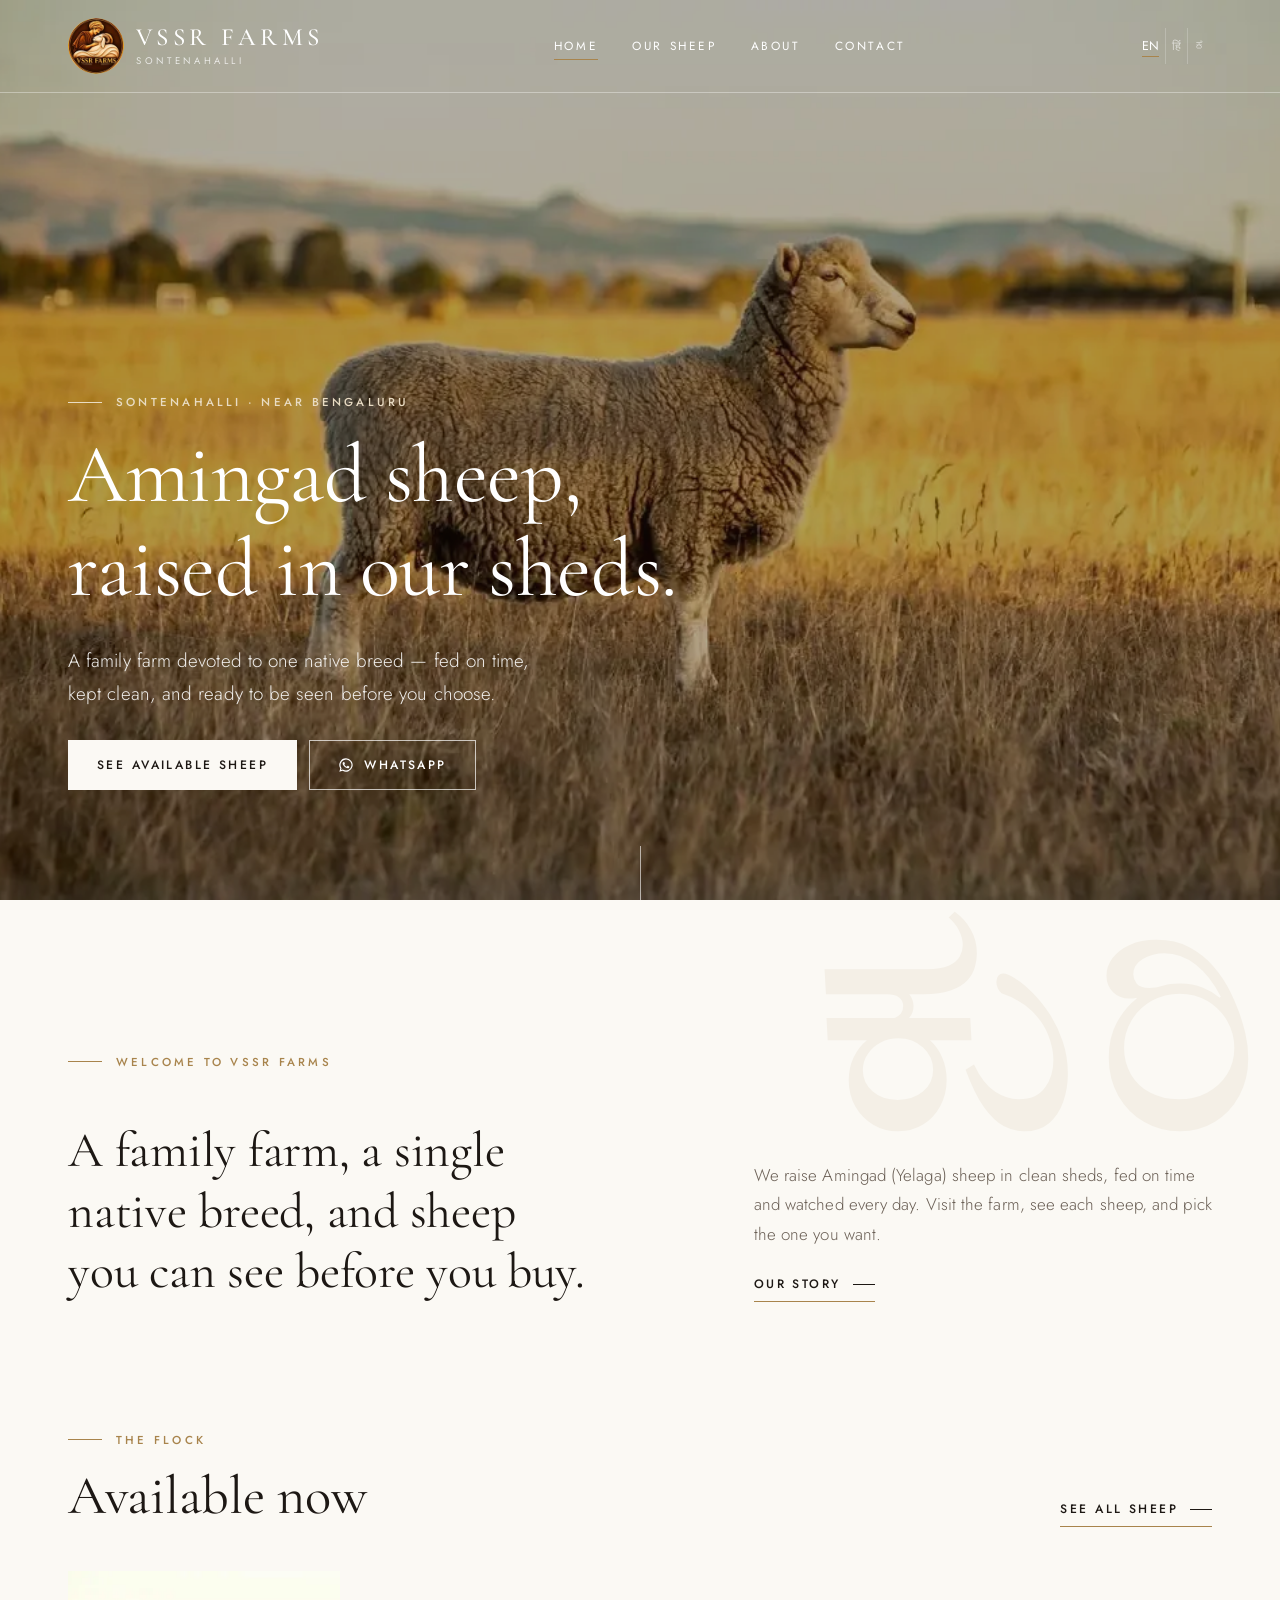
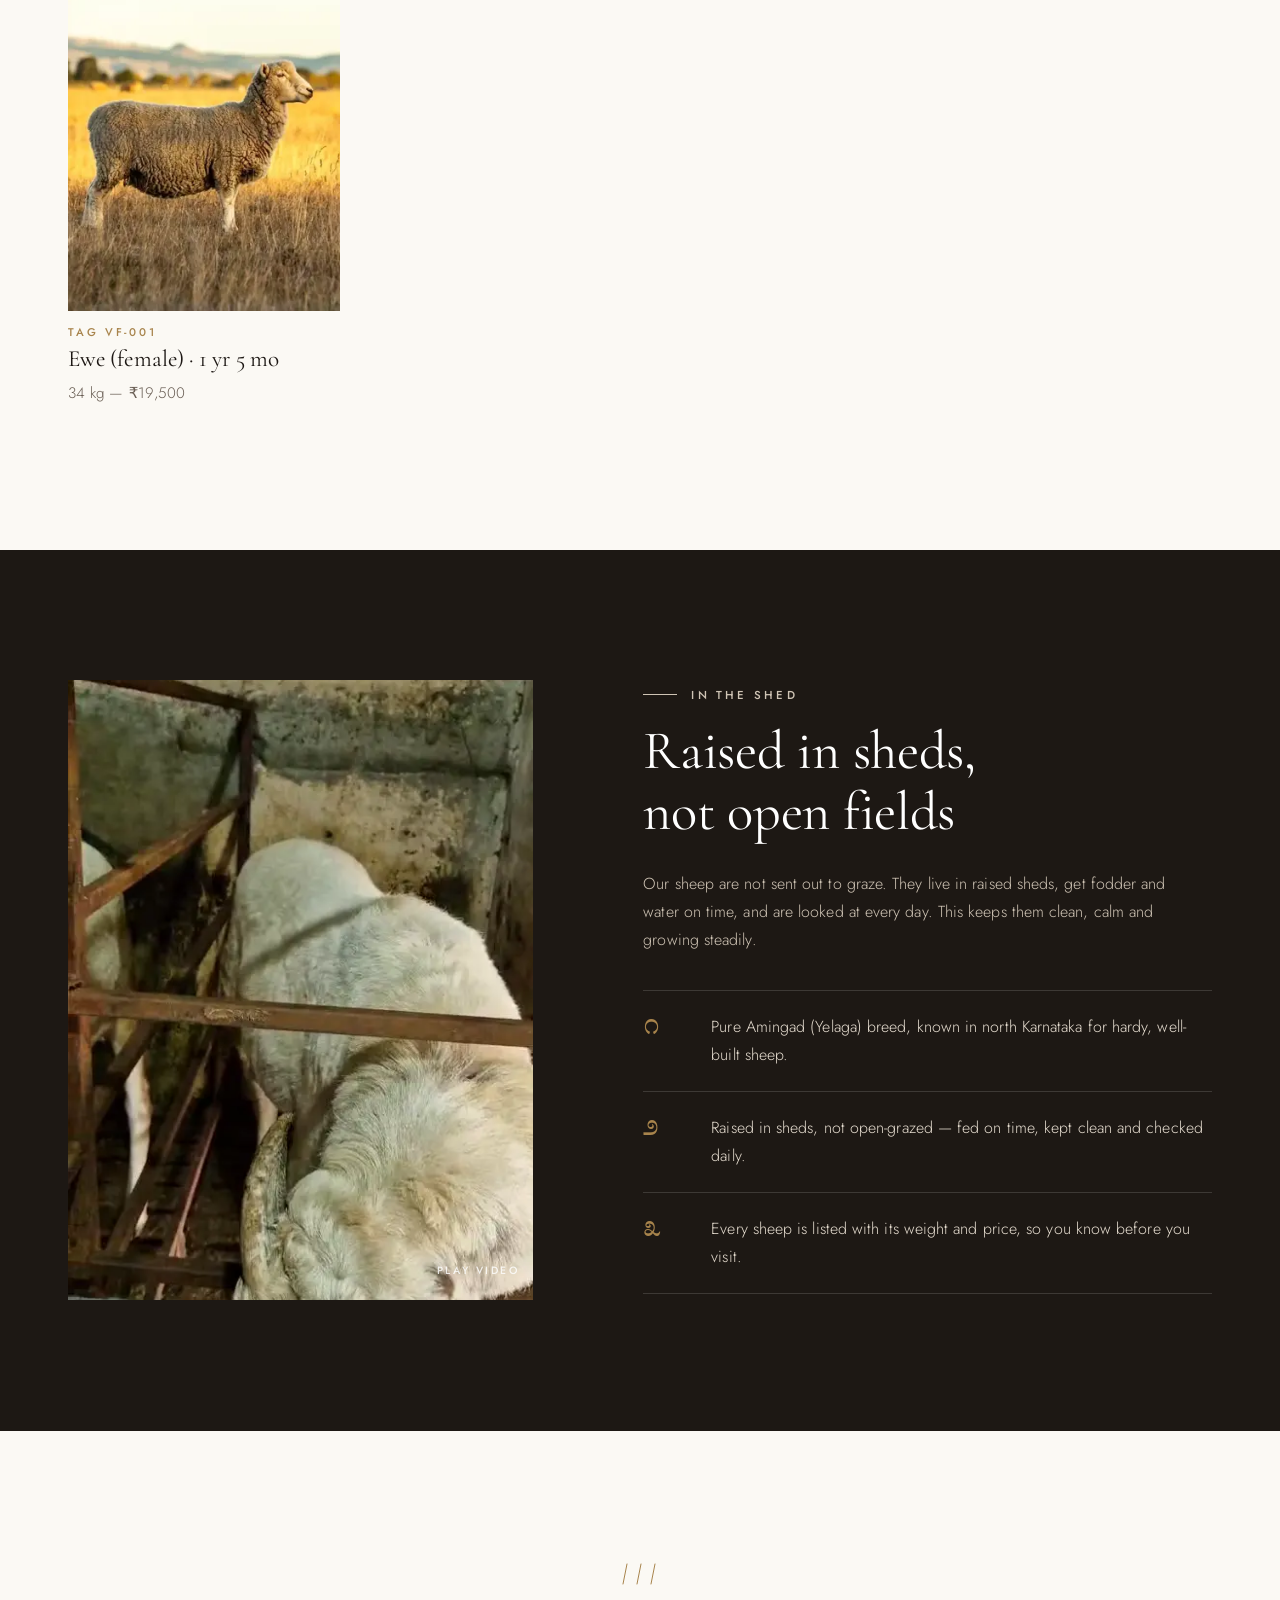
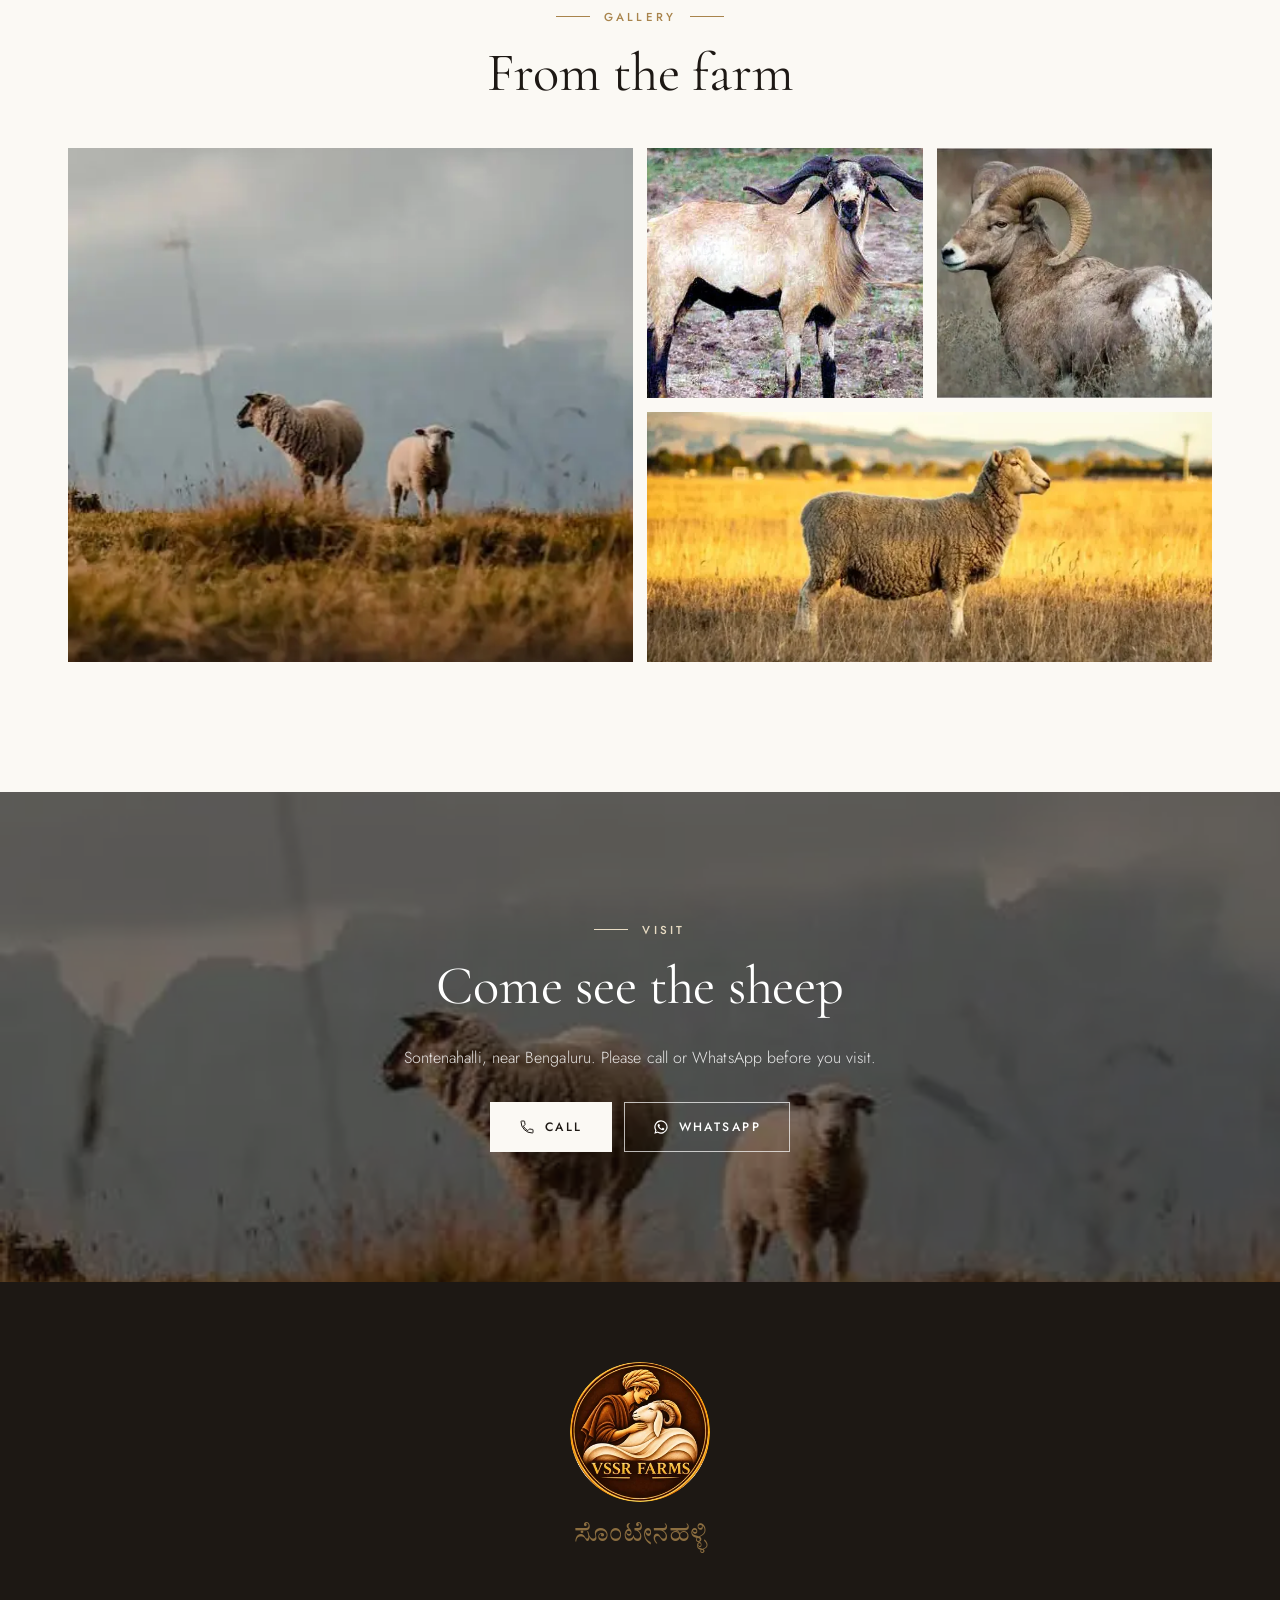
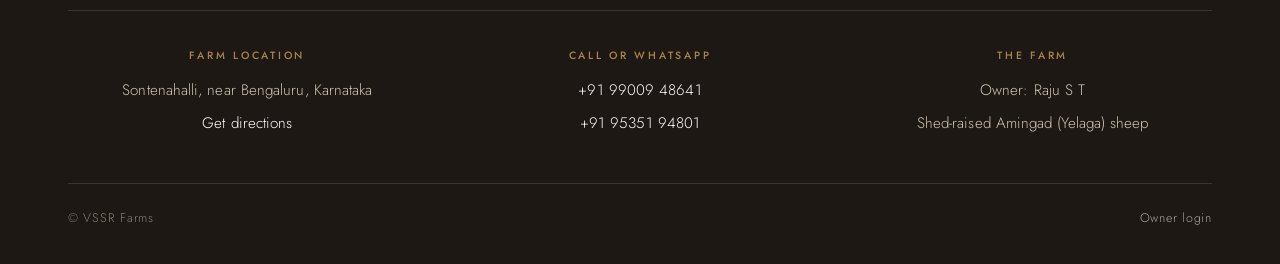
<file: index.html>
<!doctype html>
<html lang="en">
<head>
<meta charset="utf-8">
<meta name="viewport" content="width=device-width, initial-scale=1">
<title>VSSR Farms — Amingad sheep, Sontenahalli</title>
<meta name="description" content="Shed-raised Amingad (Yelaga) sheep from VSSR Farms, Sontenahalli near Bengaluru. See sheep with weight and price, call or WhatsApp Raju S T.">
<meta name="theme-color" content="#1d1814">
<meta property="og:title" content="VSSR Farms — Amingad sheep, Sontenahalli">
<meta property="og:description" content="Shed-raised Amingad (Yelaga) sheep from VSSR Farms, Sontenahalli near Bengaluru. See sheep with weight and price, call or WhatsApp Raju S T.">
<meta property="og:image" content="assets/img/logo-512.webp">
<link rel="icon" href="assets/img/favicon-48.png" type="image/png" sizes="48x48">
<link rel="apple-touch-icon" href="assets/img/apple-touch-icon.png">
<link rel="preconnect" href="https://fonts.googleapis.com">
<link rel="preconnect" href="https://fonts.gstatic.com" crossorigin>
<link rel="stylesheet" href="https://fonts.googleapis.com/css2?family=Cormorant+Garamond:ital,wght@0,400;0,500;1,400&family=Jost:wght@300;400;500&family=Tiro+Devanagari+Hindi&family=Tiro+Kannada&display=swap">
<link rel="stylesheet" href="assets/css/site.css">
<link rel="preload" href="media/home/ewe-golden-field.webp" as="image" fetchpriority="high">
<link rel="preload" href="data/home.json" as="fetch" crossorigin>
<script>document.documentElement.className='js'</script>
<script src="assets/js/app.js" defer></script>
</head>
<body data-page="home" data-title="meta.home">
<a class="skip" href="#main" data-i18n="skip">Skip to content</a>
<header class="site-head is-overlay">
  <div class="wrap head-inner">
    <a class="brand" href="./">
      <img class="brand-logo" src="assets/img/logo-128.webp" width="52" height="52" alt="">
      <span class="brand-text">
        <span class="brand-name">VSSR Farms</span>
        <span class="brand-sub" data-i18n="brand.sub">Sontenahalli</span>
      </span>
    </a>
    <nav class="nav" id="nav" aria-label="Main">
      <button type="button" class="nav-close" data-i18n="nav.close">Close</button>
        <a href="./" data-i18n="nav.home" aria-current="page">Home</a>
        <a href="explore.html" data-i18n="nav.explore">Our sheep</a>
        <a href="about.html" data-i18n="nav.about">About</a>
        <a href="contact.html" data-i18n="nav.contact">Contact</a>
      <span class="nav-script" aria-hidden="true">ಕುರಿ</span>
    </nav>
    <div class="head-tools">
      <div class="lang" role="group" aria-label="Language" data-i18n-attr="aria-label:lang.label">
        <button type="button" data-set-lang="en" lang="en" aria-pressed="true">EN</button>
        <button type="button" data-set-lang="hi" lang="hi" aria-pressed="false">हिं</button>
        <button type="button" data-set-lang="kn" lang="kn" aria-pressed="false">ಕ</button>
      </div>
      <button type="button" class="menu-btn" aria-controls="nav" aria-expanded="false"><span class="menu-label" data-i18n="nav.menu">Menu</span><span class="bars" aria-hidden="true"></span></button>
    </div>
  </div>
</header>
<main id="main">
<section class="hero">
  <div class="hero-media" id="heroMedia"><img src="media/home/ewe-golden-field.webp" alt="" fetchpriority="high"></div>
  <div class="hero-shade"></div>
  <div class="wrap hero-content">
    <p class="eyebrow light" data-i18n="home.kicker">Sontenahalli · near Bengaluru</p>
    <h1 data-i18n="home.tagline">Amingad sheep, raised in our sheds.</h1>
    <p class="hero-lead" data-i18n="home.heroLead">A family farm devoted to one native breed — fed on time, kept clean, and ready to be seen before you choose.</p>
    <div class="btn-row">
      <a class="btn btn-light" href="explore.html" data-i18n="home.seeSheep">See available sheep</a>
      <a class="btn btn-ghost-light" href="https://wa.me/919900948641" data-wa="0"><svg viewBox="0 0 24 24" aria-hidden="true"><path fill="currentColor" d="M12 2a10 10 0 0 0-8.6 15.1L2 22l5-1.3A10 10 0 1 0 12 2zm0 18.2a8.2 8.2 0 0 1-4.2-1.2l-.3-.2-3 .8.8-2.9-.2-.3A8.2 8.2 0 1 1 12 20.2zm4.5-6.1c-.25-.12-1.47-.72-1.7-.8-.23-.09-.4-.13-.56.12-.17.25-.64.8-.79.97-.14.17-.29.19-.54.06a6.7 6.7 0 0 1-3.3-2.9c-.25-.43.25-.4.71-1.33.08-.17.04-.31-.02-.43l-.76-1.83c-.2-.48-.4-.41-.56-.42h-.48a.92.92 0 0 0-.66.31 2.8 2.8 0 0 0-.87 2.07 4.8 4.8 0 0 0 1 2.56 11 11 0 0 0 4.2 3.7c1.56.68 2.18.73 2.96.62.48-.07 1.47-.6 1.68-1.18.2-.58.2-1.08.15-1.18-.07-.1-.23-.16-.48-.28z"/></svg><span data-i18n="cta.whatsapp">WhatsApp</span></a>
    </div>
  </div>
  <a class="scroll-cue" href="#intro" aria-label="Scroll"></a>
</section>

<section class="section" id="intro">
  <div class="wrap intro-grid reveal">
    <span class="script-deco" aria-hidden="true">ಕುರಿ</span>
    <p class="eyebrow" data-i18n="home.introEyebrow">Welcome to VSSR Farms</p>
    <h2 class="statement" data-i18n="home.introTitle">A family farm, a single native breed, and sheep you can see before you buy.</h2>
    <div class="body">
      <p data-i18n="home.lead">We raise Amingad (Yelaga) sheep in clean sheds, fed on time and watched every day. Visit the farm, see each sheep, and pick the one you want.</p>
      <a class="link-arrow" href="about.html" data-i18n="home.aboutLink">Our story</a>
    </div>
  </div>
</section>

<section class="section section-tight">
  <div class="wrap">
    <div class="section-head reveal">
      <div>
        <p class="eyebrow" data-i18n="home.flockEyebrow">The flock</p>
        <h2 data-i18n="home.availableTitle">Available now</h2>
      </div>
      <a class="link-arrow" href="explore.html" data-i18n="home.availableMore">See all sheep</a>
    </div>
    <div class="strip" id="strip"><noscript><p>Please enable JavaScript to see the sheep, or call +91 99009 48641.</p></noscript></div>
  </div>
</section>

<section class="section feature">
  <div class="wrap feature-grid">
    <div class="feature-media reveal" id="featureMedia"><img src="media/home/farm-video-poster.webp" alt="" loading="lazy"></div>
    <div class="feature-text reveal">
      <p class="eyebrow" data-i18n="home.featureEyebrow">In the shed</p>
      <h2 data-i18n="home.featureTitle">Raised in sheds, not open fields</h2>
      <p data-i18n="about.p3">Our sheep are not sent out to graze. They live in raised sheds, get fodder and water on time, and are looked at every day. This keeps them clean, calm and growing steadily.</p>
      <ol class="why">
        <li><span class="num" aria-hidden="true">೧</span><span data-i18n="home.why1">Pure Amingad (Yelaga) breed, known in north Karnataka for hardy, well-built sheep.</span></li>
        <li><span class="num" aria-hidden="true">೨</span><span data-i18n="home.why2">Raised in sheds, not open-grazed — fed on time, kept clean and checked daily.</span></li>
        <li><span class="num" aria-hidden="true">೩</span><span data-i18n="home.why3">Every sheep is listed with its weight and price, so you know before you visit.</span></li>
      </ol>
    </div>
  </div>
</section>

<section class="section">
  <div class="wrap">
    <div class="center reveal">
      <svg class="ornament" viewBox="0 0 46 26" aria-hidden="true"><path d="M10 3l-4 20M24 3l-4 20M38 3l-4 20" stroke="currentColor" stroke-width="1" stroke-linecap="round"/></svg>
      <p class="eyebrow" data-i18n="home.galleryEyebrow">Gallery</p>
      <h2 data-i18n="home.galleryTitle">From the farm</h2>
    </div>
    <div class="gallery reveal" id="gallery" style="margin-top:44px"></div>
  </div>
</section>

<section class="section visit">
  <div class="visit-media"><img src="media/home/flock-clouds.webp" alt="" loading="lazy"></div>
  <div class="wrap reveal">
    <p class="eyebrow light" style="justify-content:center" data-i18n="home.visitEyebrow">Visit</p>
    <h2 data-i18n="home.visitTitle">Come see the sheep</h2>
    <p data-i18n="home.visitText">Sontenahalli, near Bengaluru. Please call or WhatsApp before you visit.</p>
    <div class="btn-row">
      <a class="btn btn-light" href="tel:+919900948641" data-call="0"><svg viewBox="0 0 24 24" aria-hidden="true"><path fill="none" stroke="currentColor" stroke-width="1.5" d="M6.6 10.8a15.1 15.1 0 0 0 6.6 6.6l2.2-2.2a1 1 0 0 1 1-.25 11.4 11.4 0 0 0 3.6.57 1 1 0 0 1 1 1V20a1 1 0 0 1-1 1A17 17 0 0 1 3 4a1 1 0 0 1 1-1h3.5a1 1 0 0 1 1 1c0 1.25.2 2.45.57 3.57a1 1 0 0 1-.25 1z"/></svg><span data-i18n="cta.call">Call</span></a>
      <a class="btn btn-ghost-light" href="https://wa.me/919900948641" data-wa="0"><svg viewBox="0 0 24 24" aria-hidden="true"><path fill="currentColor" d="M12 2a10 10 0 0 0-8.6 15.1L2 22l5-1.3A10 10 0 1 0 12 2zm0 18.2a8.2 8.2 0 0 1-4.2-1.2l-.3-.2-3 .8.8-2.9-.2-.3A8.2 8.2 0 1 1 12 20.2zm4.5-6.1c-.25-.12-1.47-.72-1.7-.8-.23-.09-.4-.13-.56.12-.17.25-.64.8-.79.97-.14.17-.29.19-.54.06a6.7 6.7 0 0 1-3.3-2.9c-.25-.43.25-.4.71-1.33.08-.17.04-.31-.02-.43l-.76-1.83c-.2-.48-.4-.41-.56-.42h-.48a.92.92 0 0 0-.66.31 2.8 2.8 0 0 0-.87 2.07 4.8 4.8 0 0 0 1 2.56 11 11 0 0 0 4.2 3.7c1.56.68 2.18.73 2.96.62.48-.07 1.47-.6 1.68-1.18.2-.58.2-1.08.15-1.18-.07-.1-.23-.16-.48-.28z"/></svg><span data-i18n="cta.whatsapp">WhatsApp</span></a>
    </div>
  </div>
</section>
</main>
<footer class="site-foot">
  <div class="wrap">
    <div class="foot-brand">
      <img class="foot-logo" src="assets/img/logo-256.webp" width="140" height="140" alt="VSSR Farms" loading="lazy">
      <span class="foot-script" aria-hidden="true">ಸೊಂಟೇನಹಳ್ಳಿ</span>
    </div>
    <div class="foot-cols">
      <div>
        <h3 data-i18n="contact.addressTitle">Farm location</h3>
        <p data-i18n="footer.place">Sontenahalli, near Bengaluru, Karnataka</p>
        <p><a href="https://maps.app.goo.gl/YwFfgwn1WgX5cCX76" data-map-link target="_blank" rel="noopener" data-i18n="cta.directions">Get directions</a></p>
      </div>
      <div>
        <h3 data-i18n="footer.callTitle">Call or WhatsApp</h3>
        <p><a href="tel:+919900948641" data-phone-text="0">+91 99009 48641</a></p>
        <p><a href="tel:+919535194801" data-phone-text="1">+91 95351 94801</a></p>
      </div>
      <div>
        <h3 data-i18n="footer.farmTitle">The farm</h3>
        <p data-i18n="footer.owner">Owner: Raju S T</p>
        <p data-i18n="footer.note">Shed-raised Amingad (Yelaga) sheep</p>
      </div>
    </div>
    <div class="foot-base">
      <span>© VSSR Farms</span>
      <a href="owner.html" rel="nofollow" data-i18n="footer.ownerLogin">Owner login</a>
    </div>
  </div>
</footer>
<nav class="callbar" aria-label="Contact">
  <a href="tel:+919900948641" data-call="0"><svg viewBox="0 0 24 24" aria-hidden="true"><path fill="none" stroke="currentColor" stroke-width="1.5" d="M6.6 10.8a15.1 15.1 0 0 0 6.6 6.6l2.2-2.2a1 1 0 0 1 1-.25 11.4 11.4 0 0 0 3.6.57 1 1 0 0 1 1 1V20a1 1 0 0 1-1 1A17 17 0 0 1 3 4a1 1 0 0 1 1-1h3.5a1 1 0 0 1 1 1c0 1.25.2 2.45.57 3.57a1 1 0 0 1-.25 1z"/></svg><span data-i18n="cta.call">Call</span></a>
  <a href="https://wa.me/919900948641" data-wa="0"><svg viewBox="0 0 24 24" aria-hidden="true"><path fill="currentColor" d="M12 2a10 10 0 0 0-8.6 15.1L2 22l5-1.3A10 10 0 1 0 12 2zm0 18.2a8.2 8.2 0 0 1-4.2-1.2l-.3-.2-3 .8.8-2.9-.2-.3A8.2 8.2 0 1 1 12 20.2zm4.5-6.1c-.25-.12-1.47-.72-1.7-.8-.23-.09-.4-.13-.56.12-.17.25-.64.8-.79.97-.14.17-.29.19-.54.06a6.7 6.7 0 0 1-3.3-2.9c-.25-.43.25-.4.71-1.33.08-.17.04-.31-.02-.43l-.76-1.83c-.2-.48-.4-.41-.56-.42h-.48a.92.92 0 0 0-.66.31 2.8 2.8 0 0 0-.87 2.07 4.8 4.8 0 0 0 1 2.56 11 11 0 0 0 4.2 3.7c1.56.68 2.18.73 2.96.62.48-.07 1.47-.6 1.68-1.18.2-.58.2-1.08.15-1.18-.07-.1-.23-.16-.48-.28z"/></svg><span data-i18n="cta.whatsapp">WhatsApp</span></a>
</nav>
</body>
</html>
</file>
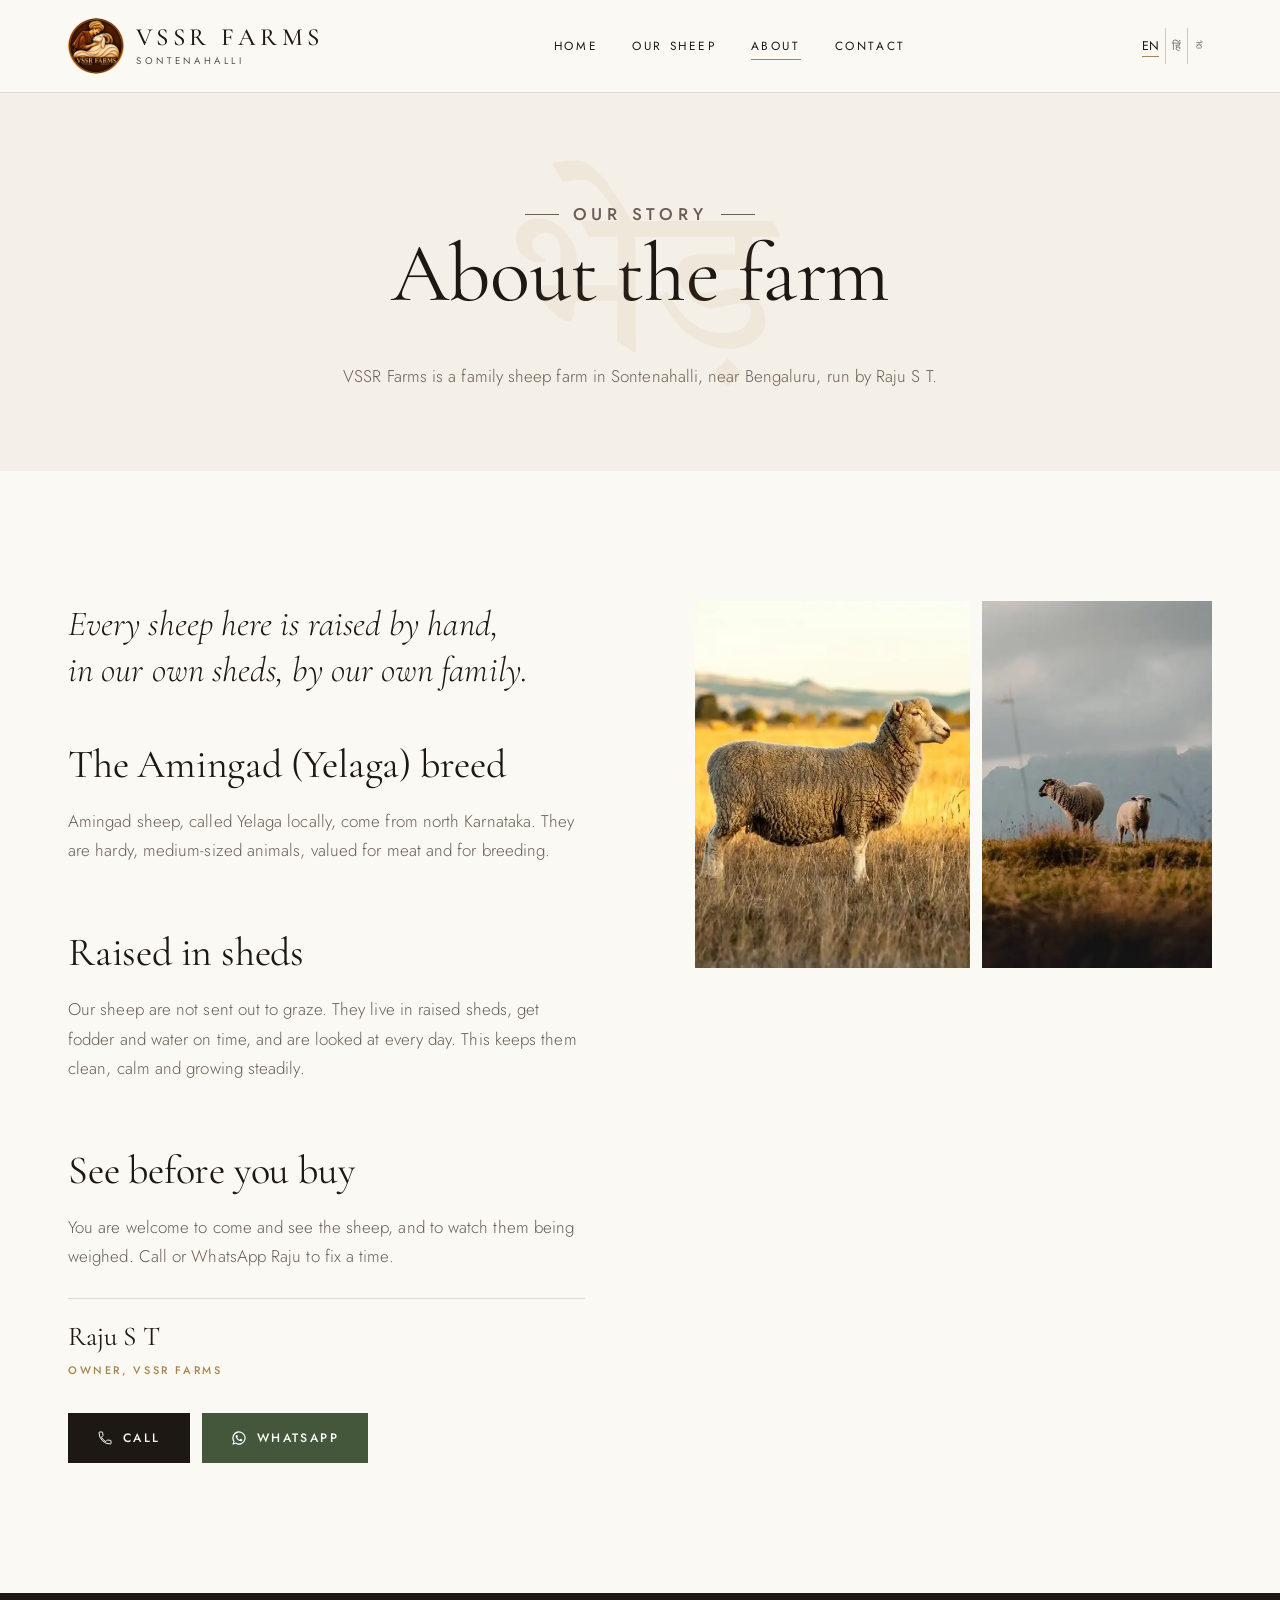
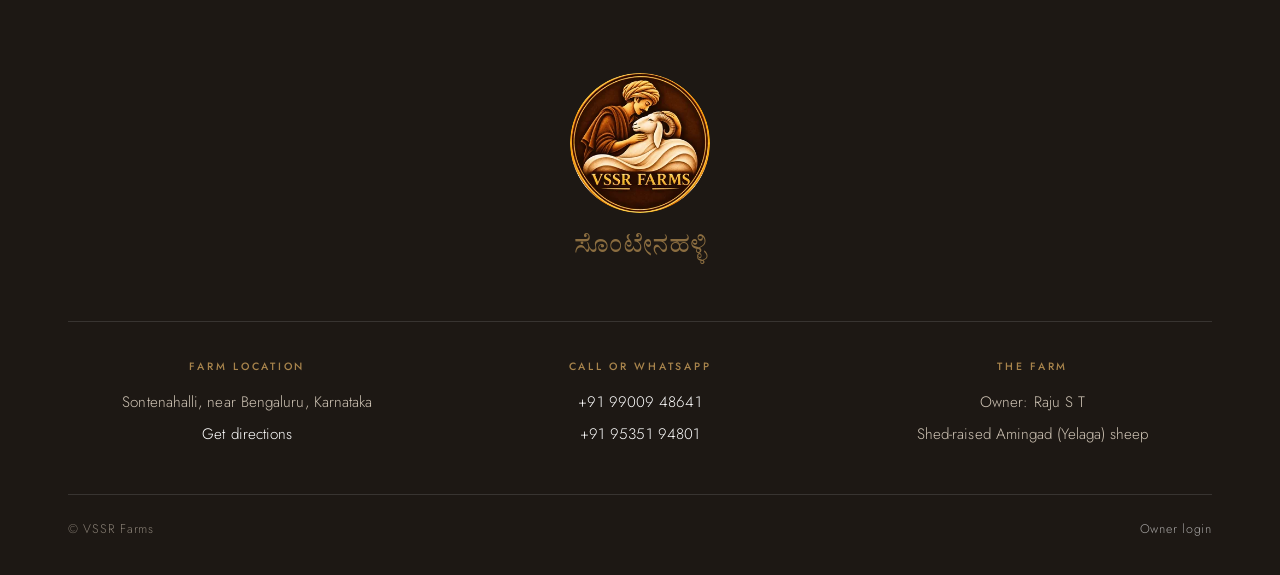
<file: about.html>
<!doctype html>
<html lang="en">
<head>
<meta charset="utf-8">
<meta name="viewport" content="width=device-width, initial-scale=1">
<title>About — VSSR Farms</title>
<meta name="description" content="VSSR Farms is a family sheep farm in Sontenahalli near Bengaluru, run by Raju S T, raising Amingad (Yelaga) sheep in sheds.">
<meta name="theme-color" content="#1d1814">
<meta property="og:title" content="About — VSSR Farms">
<meta property="og:description" content="VSSR Farms is a family sheep farm in Sontenahalli near Bengaluru, run by Raju S T, raising Amingad (Yelaga) sheep in sheds.">
<meta property="og:image" content="assets/img/logo-512.webp">
<link rel="icon" href="assets/img/favicon-48.png" type="image/png" sizes="48x48">
<link rel="apple-touch-icon" href="assets/img/apple-touch-icon.png">
<link rel="preconnect" href="https://fonts.googleapis.com">
<link rel="preconnect" href="https://fonts.gstatic.com" crossorigin>
<link rel="stylesheet" href="https://fonts.googleapis.com/css2?family=Cormorant+Garamond:ital,wght@0,400;0,500;1,400&family=Jost:wght@300;400;500&family=Tiro+Devanagari+Hindi&family=Tiro+Kannada&display=swap">
<link rel="stylesheet" href="assets/css/site.css">
<script>document.documentElement.className='js'</script>
<script src="assets/js/app.js" defer></script>
</head>
<body data-page="about" data-title="meta.about">
<a class="skip" href="#main" data-i18n="skip">Skip to content</a>
<header class="site-head">
  <div class="wrap head-inner">
    <a class="brand" href="./">
      <img class="brand-logo" src="assets/img/logo-128.webp" width="52" height="52" alt="">
      <span class="brand-text">
        <span class="brand-name">VSSR Farms</span>
        <span class="brand-sub" data-i18n="brand.sub">Sontenahalli</span>
      </span>
    </a>
    <nav class="nav" id="nav" aria-label="Main">
      <button type="button" class="nav-close" data-i18n="nav.close">Close</button>
        <a href="./" data-i18n="nav.home">Home</a>
        <a href="explore.html" data-i18n="nav.explore">Our sheep</a>
        <a href="about.html" data-i18n="nav.about" aria-current="page">About</a>
        <a href="contact.html" data-i18n="nav.contact">Contact</a>
      <span class="nav-script" aria-hidden="true">ಕುರಿ</span>
    </nav>
    <div class="head-tools">
      <div class="lang" role="group" aria-label="Language" data-i18n-attr="aria-label:lang.label">
        <button type="button" data-set-lang="en" lang="en" aria-pressed="true">EN</button>
        <button type="button" data-set-lang="hi" lang="hi" aria-pressed="false">हिं</button>
        <button type="button" data-set-lang="kn" lang="kn" aria-pressed="false">ಕ</button>
      </div>
      <button type="button" class="menu-btn" aria-controls="nav" aria-expanded="false"><span class="menu-label" data-i18n="nav.menu">Menu</span><span class="bars" aria-hidden="true"></span></button>
    </div>
  </div>
</header>
<main id="main">
<header class="page-head">
  <div class="wrap">
    <span class="script-deco hi" aria-hidden="true">भेड़</span>
    <p class="eyebrow" data-i18n="home.aboutLink">Our story</p>
    <h1 data-i18n="about.title">About the farm</h1>
    <p data-i18n="about.p1">VSSR Farms is a family sheep farm in Sontenahalli, near Bengaluru, run by Raju S T.</p>
  </div>
</header>
<section class="section">
  <div class="wrap split">
    <div class="prose reveal">
      <p class="quote" data-i18n="about.name">Every sheep here is raised by hand, in our own sheds, by our own family.</p>
      <h2 data-i18n="about.breedTitle">The Amingad (Yelaga) breed</h2>
      <p data-i18n="about.p2">Amingad sheep, called Yelaga locally, come from north Karnataka. They are hardy, medium-sized animals, valued for meat and for breeding.</p>
      <h2 data-i18n="about.shedTitle">Raised in sheds</h2>
      <p data-i18n="about.p3">Our sheep are not sent out to graze. They live in raised sheds, get fodder and water on time, and are looked at every day. This keeps them clean, calm and growing steadily.</p>
      <h2 data-i18n="about.visitTitle">See before you buy</h2>
      <p data-i18n="about.p4">You are welcome to come and see the sheep, and to watch them being weighed. Call or WhatsApp Raju to fix a time.</p>
      <div class="signature">
        <strong>Raju S T</strong>
        <span data-i18n="about.ownerRole">Owner, VSSR Farms</span>
      </div>
      <div class="btn-row" style="margin-top:30px"><a class="btn btn-dark" href="tel:+919900948641" data-call="0"><svg viewBox="0 0 24 24" aria-hidden="true"><path fill="none" stroke="currentColor" stroke-width="1.5" d="M6.6 10.8a15.1 15.1 0 0 0 6.6 6.6l2.2-2.2a1 1 0 0 1 1-.25 11.4 11.4 0 0 0 3.6.57 1 1 0 0 1 1 1V20a1 1 0 0 1-1 1A17 17 0 0 1 3 4a1 1 0 0 1 1-1h3.5a1 1 0 0 1 1 1c0 1.25.2 2.45.57 3.57a1 1 0 0 1-.25 1z"/></svg><span data-i18n="cta.call">Call</span></a> <a class="btn btn-wa" href="https://wa.me/919900948641" data-wa="0"><svg viewBox="0 0 24 24" aria-hidden="true"><path fill="currentColor" d="M12 2a10 10 0 0 0-8.6 15.1L2 22l5-1.3A10 10 0 1 0 12 2zm0 18.2a8.2 8.2 0 0 1-4.2-1.2l-.3-.2-3 .8.8-2.9-.2-.3A8.2 8.2 0 1 1 12 20.2zm4.5-6.1c-.25-.12-1.47-.72-1.7-.8-.23-.09-.4-.13-.56.12-.17.25-.64.8-.79.97-.14.17-.29.19-.54.06a6.7 6.7 0 0 1-3.3-2.9c-.25-.43.25-.4.71-1.33.08-.17.04-.31-.02-.43l-.76-1.83c-.2-.48-.4-.41-.56-.42h-.48a.92.92 0 0 0-.66.31 2.8 2.8 0 0 0-.87 2.07 4.8 4.8 0 0 0 1 2.56 11 11 0 0 0 4.2 3.7c1.56.68 2.18.73 2.96.62.48-.07 1.47-.6 1.68-1.18.2-.58.2-1.08.15-1.18-.07-.1-.23-.16-.48-.28z"/></svg><span data-i18n="cta.whatsapp">WhatsApp</span></a></div>
    </div>
    <aside class="photo-pair reveal">
      <img src="media/home/ewe-golden-field.webp" alt="" loading="lazy">
      <img src="media/home/flock-clouds.webp" alt="" loading="lazy">
    </aside>
  </div>
</section>
</main>
<footer class="site-foot">
  <div class="wrap">
    <div class="foot-brand">
      <img class="foot-logo" src="assets/img/logo-256.webp" width="140" height="140" alt="VSSR Farms" loading="lazy">
      <span class="foot-script" aria-hidden="true">ಸೊಂಟೇನಹಳ್ಳಿ</span>
    </div>
    <div class="foot-cols">
      <div>
        <h3 data-i18n="contact.addressTitle">Farm location</h3>
        <p data-i18n="footer.place">Sontenahalli, near Bengaluru, Karnataka</p>
        <p><a href="https://maps.app.goo.gl/YwFfgwn1WgX5cCX76" data-map-link target="_blank" rel="noopener" data-i18n="cta.directions">Get directions</a></p>
      </div>
      <div>
        <h3 data-i18n="footer.callTitle">Call or WhatsApp</h3>
        <p><a href="tel:+919900948641" data-phone-text="0">+91 99009 48641</a></p>
        <p><a href="tel:+919535194801" data-phone-text="1">+91 95351 94801</a></p>
      </div>
      <div>
        <h3 data-i18n="footer.farmTitle">The farm</h3>
        <p data-i18n="footer.owner">Owner: Raju S T</p>
        <p data-i18n="footer.note">Shed-raised Amingad (Yelaga) sheep</p>
      </div>
    </div>
    <div class="foot-base">
      <span>© VSSR Farms</span>
      <a href="owner.html" rel="nofollow" data-i18n="footer.ownerLogin">Owner login</a>
    </div>
  </div>
</footer>
<nav class="callbar" aria-label="Contact">
  <a href="tel:+919900948641" data-call="0"><svg viewBox="0 0 24 24" aria-hidden="true"><path fill="none" stroke="currentColor" stroke-width="1.5" d="M6.6 10.8a15.1 15.1 0 0 0 6.6 6.6l2.2-2.2a1 1 0 0 1 1-.25 11.4 11.4 0 0 0 3.6.57 1 1 0 0 1 1 1V20a1 1 0 0 1-1 1A17 17 0 0 1 3 4a1 1 0 0 1 1-1h3.5a1 1 0 0 1 1 1c0 1.25.2 2.45.57 3.57a1 1 0 0 1-.25 1z"/></svg><span data-i18n="cta.call">Call</span></a>
  <a href="https://wa.me/919900948641" data-wa="0"><svg viewBox="0 0 24 24" aria-hidden="true"><path fill="currentColor" d="M12 2a10 10 0 0 0-8.6 15.1L2 22l5-1.3A10 10 0 1 0 12 2zm0 18.2a8.2 8.2 0 0 1-4.2-1.2l-.3-.2-3 .8.8-2.9-.2-.3A8.2 8.2 0 1 1 12 20.2zm4.5-6.1c-.25-.12-1.47-.72-1.7-.8-.23-.09-.4-.13-.56.12-.17.25-.64.8-.79.97-.14.17-.29.19-.54.06a6.7 6.7 0 0 1-3.3-2.9c-.25-.43.25-.4.71-1.33.08-.17.04-.31-.02-.43l-.76-1.83c-.2-.48-.4-.41-.56-.42h-.48a.92.92 0 0 0-.66.31 2.8 2.8 0 0 0-.87 2.07 4.8 4.8 0 0 0 1 2.56 11 11 0 0 0 4.2 3.7c1.56.68 2.18.73 2.96.62.48-.07 1.47-.6 1.68-1.18.2-.58.2-1.08.15-1.18-.07-.1-.23-.16-.48-.28z"/></svg><span data-i18n="cta.whatsapp">WhatsApp</span></a>
</nav>
</body>
</html>
</file>
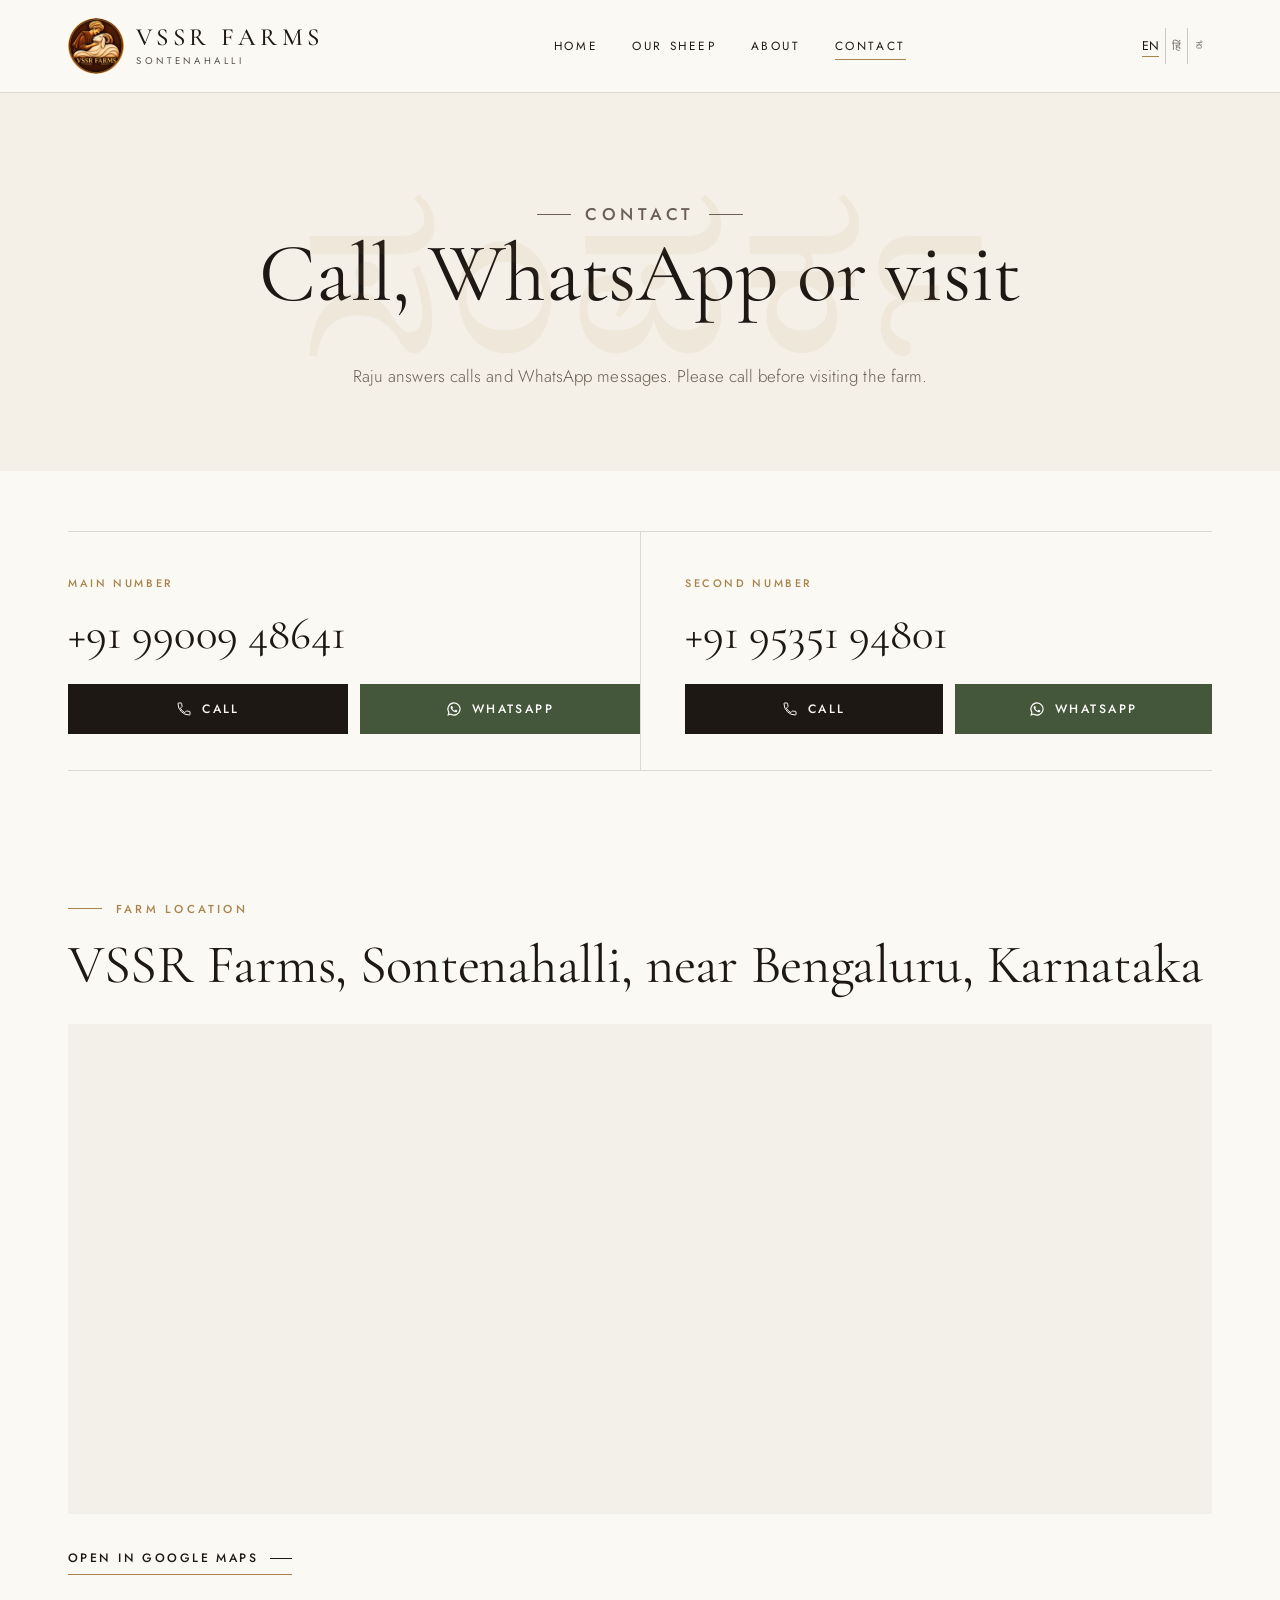
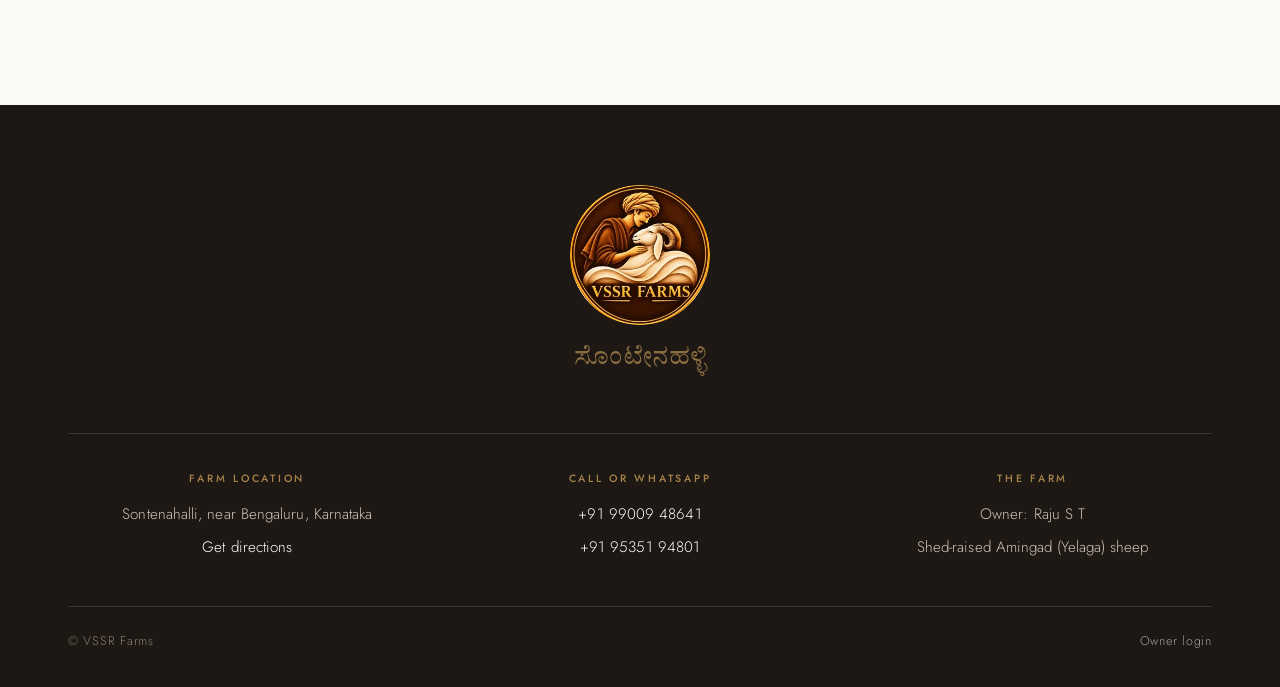
<file: contact.html>
<!doctype html>
<html lang="en">
<head>
<meta charset="utf-8">
<meta name="viewport" content="width=device-width, initial-scale=1">
<title>Contact — VSSR Farms</title>
<meta name="description" content="Call or WhatsApp Raju S T at VSSR Farms, Sontenahalli near Bengaluru: +91 99009 48641, +91 95351 94801.">
<meta name="theme-color" content="#1d1814">
<meta property="og:title" content="Contact — VSSR Farms">
<meta property="og:description" content="Call or WhatsApp Raju S T at VSSR Farms, Sontenahalli near Bengaluru: +91 99009 48641, +91 95351 94801.">
<meta property="og:image" content="assets/img/logo-512.webp">
<link rel="icon" href="assets/img/favicon-48.png" type="image/png" sizes="48x48">
<link rel="apple-touch-icon" href="assets/img/apple-touch-icon.png">
<link rel="preconnect" href="https://fonts.googleapis.com">
<link rel="preconnect" href="https://fonts.gstatic.com" crossorigin>
<link rel="stylesheet" href="https://fonts.googleapis.com/css2?family=Cormorant+Garamond:ital,wght@0,400;0,500;1,400&family=Jost:wght@300;400;500&family=Tiro+Devanagari+Hindi&family=Tiro+Kannada&display=swap">
<link rel="stylesheet" href="assets/css/site.css">
<script>document.documentElement.className='js'</script>
<script src="assets/js/app.js" defer></script>
</head>
<body data-page="contact" data-title="meta.contact">
<a class="skip" href="#main" data-i18n="skip">Skip to content</a>
<header class="site-head">
  <div class="wrap head-inner">
    <a class="brand" href="./">
      <img class="brand-logo" src="assets/img/logo-128.webp" width="52" height="52" alt="">
      <span class="brand-text">
        <span class="brand-name">VSSR Farms</span>
        <span class="brand-sub" data-i18n="brand.sub">Sontenahalli</span>
      </span>
    </a>
    <nav class="nav" id="nav" aria-label="Main">
      <button type="button" class="nav-close" data-i18n="nav.close">Close</button>
        <a href="./" data-i18n="nav.home">Home</a>
        <a href="explore.html" data-i18n="nav.explore">Our sheep</a>
        <a href="about.html" data-i18n="nav.about">About</a>
        <a href="contact.html" data-i18n="nav.contact" aria-current="page">Contact</a>
      <span class="nav-script" aria-hidden="true">ಕುರಿ</span>
    </nav>
    <div class="head-tools">
      <div class="lang" role="group" aria-label="Language" data-i18n-attr="aria-label:lang.label">
        <button type="button" data-set-lang="en" lang="en" aria-pressed="true">EN</button>
        <button type="button" data-set-lang="hi" lang="hi" aria-pressed="false">हिं</button>
        <button type="button" data-set-lang="kn" lang="kn" aria-pressed="false">ಕ</button>
      </div>
      <button type="button" class="menu-btn" aria-controls="nav" aria-expanded="false"><span class="menu-label" data-i18n="nav.menu">Menu</span><span class="bars" aria-hidden="true"></span></button>
    </div>
  </div>
</header>
<main id="main">
<header class="page-head">
  <div class="wrap">
    <span class="script-deco" aria-hidden="true">ಸಂಪರ್ಕ</span>
    <p class="eyebrow" data-i18n="nav.contact">Contact</p>
    <h1 data-i18n="contact.title">Call, WhatsApp or visit</h1>
    <p data-i18n="contact.lead">Raju answers calls and WhatsApp messages. Please call before visiting the farm.</p>
  </div>
</header>
<section class="section" style="padding-top:60px">
  <div class="wrap">
    <div class="phone-cards">
      <div class="phone-card">
        <span class="label" data-i18n="contact.primary">Main number</span>
        <a class="num" href="tel:+919900948641" data-phone-text="0">+91 99009 48641</a>
        <div class="btn-row">
          <a class="btn btn-dark" href="tel:+919900948641" data-call="0"><svg viewBox="0 0 24 24" aria-hidden="true"><path fill="none" stroke="currentColor" stroke-width="1.5" d="M6.6 10.8a15.1 15.1 0 0 0 6.6 6.6l2.2-2.2a1 1 0 0 1 1-.25 11.4 11.4 0 0 0 3.6.57 1 1 0 0 1 1 1V20a1 1 0 0 1-1 1A17 17 0 0 1 3 4a1 1 0 0 1 1-1h3.5a1 1 0 0 1 1 1c0 1.25.2 2.45.57 3.57a1 1 0 0 1-.25 1z"/></svg><span data-i18n="cta.call">Call</span></a>
          <a class="btn btn-wa" href="https://wa.me/919900948641" data-wa="0"><svg viewBox="0 0 24 24" aria-hidden="true"><path fill="currentColor" d="M12 2a10 10 0 0 0-8.6 15.1L2 22l5-1.3A10 10 0 1 0 12 2zm0 18.2a8.2 8.2 0 0 1-4.2-1.2l-.3-.2-3 .8.8-2.9-.2-.3A8.2 8.2 0 1 1 12 20.2zm4.5-6.1c-.25-.12-1.47-.72-1.7-.8-.23-.09-.4-.13-.56.12-.17.25-.64.8-.79.97-.14.17-.29.19-.54.06a6.7 6.7 0 0 1-3.3-2.9c-.25-.43.25-.4.71-1.33.08-.17.04-.31-.02-.43l-.76-1.83c-.2-.48-.4-.41-.56-.42h-.48a.92.92 0 0 0-.66.31 2.8 2.8 0 0 0-.87 2.07 4.8 4.8 0 0 0 1 2.56 11 11 0 0 0 4.2 3.7c1.56.68 2.18.73 2.96.62.48-.07 1.47-.6 1.68-1.18.2-.58.2-1.08.15-1.18-.07-.1-.23-.16-.48-.28z"/></svg><span data-i18n="cta.whatsapp">WhatsApp</span></a>
        </div>
      </div>
      <div class="phone-card">
        <span class="label" data-i18n="contact.second">Second number</span>
        <a class="num" href="tel:+919535194801" data-phone-text="1">+91 95351 94801</a>
        <div class="btn-row">
          <a class="btn btn-dark" href="tel:+919535194801" data-call="1"><svg viewBox="0 0 24 24" aria-hidden="true"><path fill="none" stroke="currentColor" stroke-width="1.5" d="M6.6 10.8a15.1 15.1 0 0 0 6.6 6.6l2.2-2.2a1 1 0 0 1 1-.25 11.4 11.4 0 0 0 3.6.57 1 1 0 0 1 1 1V20a1 1 0 0 1-1 1A17 17 0 0 1 3 4a1 1 0 0 1 1-1h3.5a1 1 0 0 1 1 1c0 1.25.2 2.45.57 3.57a1 1 0 0 1-.25 1z"/></svg><span data-i18n="cta.call">Call</span></a>
          <a class="btn btn-wa" href="https://wa.me/919535194801" data-wa="1"><svg viewBox="0 0 24 24" aria-hidden="true"><path fill="currentColor" d="M12 2a10 10 0 0 0-8.6 15.1L2 22l5-1.3A10 10 0 1 0 12 2zm0 18.2a8.2 8.2 0 0 1-4.2-1.2l-.3-.2-3 .8.8-2.9-.2-.3A8.2 8.2 0 1 1 12 20.2zm4.5-6.1c-.25-.12-1.47-.72-1.7-.8-.23-.09-.4-.13-.56.12-.17.25-.64.8-.79.97-.14.17-.29.19-.54.06a6.7 6.7 0 0 1-3.3-2.9c-.25-.43.25-.4.71-1.33.08-.17.04-.31-.02-.43l-.76-1.83c-.2-.48-.4-.41-.56-.42h-.48a.92.92 0 0 0-.66.31 2.8 2.8 0 0 0-.87 2.07 4.8 4.8 0 0 0 1 2.56 11 11 0 0 0 4.2 3.7c1.56.68 2.18.73 2.96.62.48-.07 1.47-.6 1.68-1.18.2-.58.2-1.08.15-1.18-.07-.1-.23-.16-.48-.28z"/></svg><span data-i18n="cta.whatsapp">WhatsApp</span></a>
        </div>
      </div>
    </div>
  </div>
</section>
<section class="section section-tight">
  <div class="wrap">
    <p class="eyebrow" data-i18n="contact.addressTitle">Farm location</p>
    <h2 data-i18n="contact.address">VSSR Farms, Sontenahalli, near Bengaluru, Karnataka</h2>
    <div class="map-box" id="mapBox">
      <button type="button" class="btn btn-dark map-load" id="mapLoad" data-i18n="contact.loadMap">Show map</button>
    </div>
    <a class="link-arrow" href="https://maps.app.goo.gl/YwFfgwn1WgX5cCX76" data-map-link target="_blank" rel="noopener" data-i18n="contact.openMap">Open in Google Maps</a>
  </div>
</section>
</main>
<footer class="site-foot">
  <div class="wrap">
    <div class="foot-brand">
      <img class="foot-logo" src="assets/img/logo-256.webp" width="140" height="140" alt="VSSR Farms" loading="lazy">
      <span class="foot-script" aria-hidden="true">ಸೊಂಟೇನಹಳ್ಳಿ</span>
    </div>
    <div class="foot-cols">
      <div>
        <h3 data-i18n="contact.addressTitle">Farm location</h3>
        <p data-i18n="footer.place">Sontenahalli, near Bengaluru, Karnataka</p>
        <p><a href="https://maps.app.goo.gl/YwFfgwn1WgX5cCX76" data-map-link target="_blank" rel="noopener" data-i18n="cta.directions">Get directions</a></p>
      </div>
      <div>
        <h3 data-i18n="footer.callTitle">Call or WhatsApp</h3>
        <p><a href="tel:+919900948641" data-phone-text="0">+91 99009 48641</a></p>
        <p><a href="tel:+919535194801" data-phone-text="1">+91 95351 94801</a></p>
      </div>
      <div>
        <h3 data-i18n="footer.farmTitle">The farm</h3>
        <p data-i18n="footer.owner">Owner: Raju S T</p>
        <p data-i18n="footer.note">Shed-raised Amingad (Yelaga) sheep</p>
      </div>
    </div>
    <div class="foot-base">
      <span>© VSSR Farms</span>
      <a href="owner.html" rel="nofollow" data-i18n="footer.ownerLogin">Owner login</a>
    </div>
  </div>
</footer>
<nav class="callbar" aria-label="Contact">
  <a href="tel:+919900948641" data-call="0"><svg viewBox="0 0 24 24" aria-hidden="true"><path fill="none" stroke="currentColor" stroke-width="1.5" d="M6.6 10.8a15.1 15.1 0 0 0 6.6 6.6l2.2-2.2a1 1 0 0 1 1-.25 11.4 11.4 0 0 0 3.6.57 1 1 0 0 1 1 1V20a1 1 0 0 1-1 1A17 17 0 0 1 3 4a1 1 0 0 1 1-1h3.5a1 1 0 0 1 1 1c0 1.25.2 2.45.57 3.57a1 1 0 0 1-.25 1z"/></svg><span data-i18n="cta.call">Call</span></a>
  <a href="https://wa.me/919900948641" data-wa="0"><svg viewBox="0 0 24 24" aria-hidden="true"><path fill="currentColor" d="M12 2a10 10 0 0 0-8.6 15.1L2 22l5-1.3A10 10 0 1 0 12 2zm0 18.2a8.2 8.2 0 0 1-4.2-1.2l-.3-.2-3 .8.8-2.9-.2-.3A8.2 8.2 0 1 1 12 20.2zm4.5-6.1c-.25-.12-1.47-.72-1.7-.8-.23-.09-.4-.13-.56.12-.17.25-.64.8-.79.97-.14.17-.29.19-.54.06a6.7 6.7 0 0 1-3.3-2.9c-.25-.43.25-.4.71-1.33.08-.17.04-.31-.02-.43l-.76-1.83c-.2-.48-.4-.41-.56-.42h-.48a.92.92 0 0 0-.66.31 2.8 2.8 0 0 0-.87 2.07 4.8 4.8 0 0 0 1 2.56 11 11 0 0 0 4.2 3.7c1.56.68 2.18.73 2.96.62.48-.07 1.47-.6 1.68-1.18.2-.58.2-1.08.15-1.18-.07-.1-.23-.16-.48-.28z"/></svg><span data-i18n="cta.whatsapp">WhatsApp</span></a>
</nav>
</body>
</html>
</file>
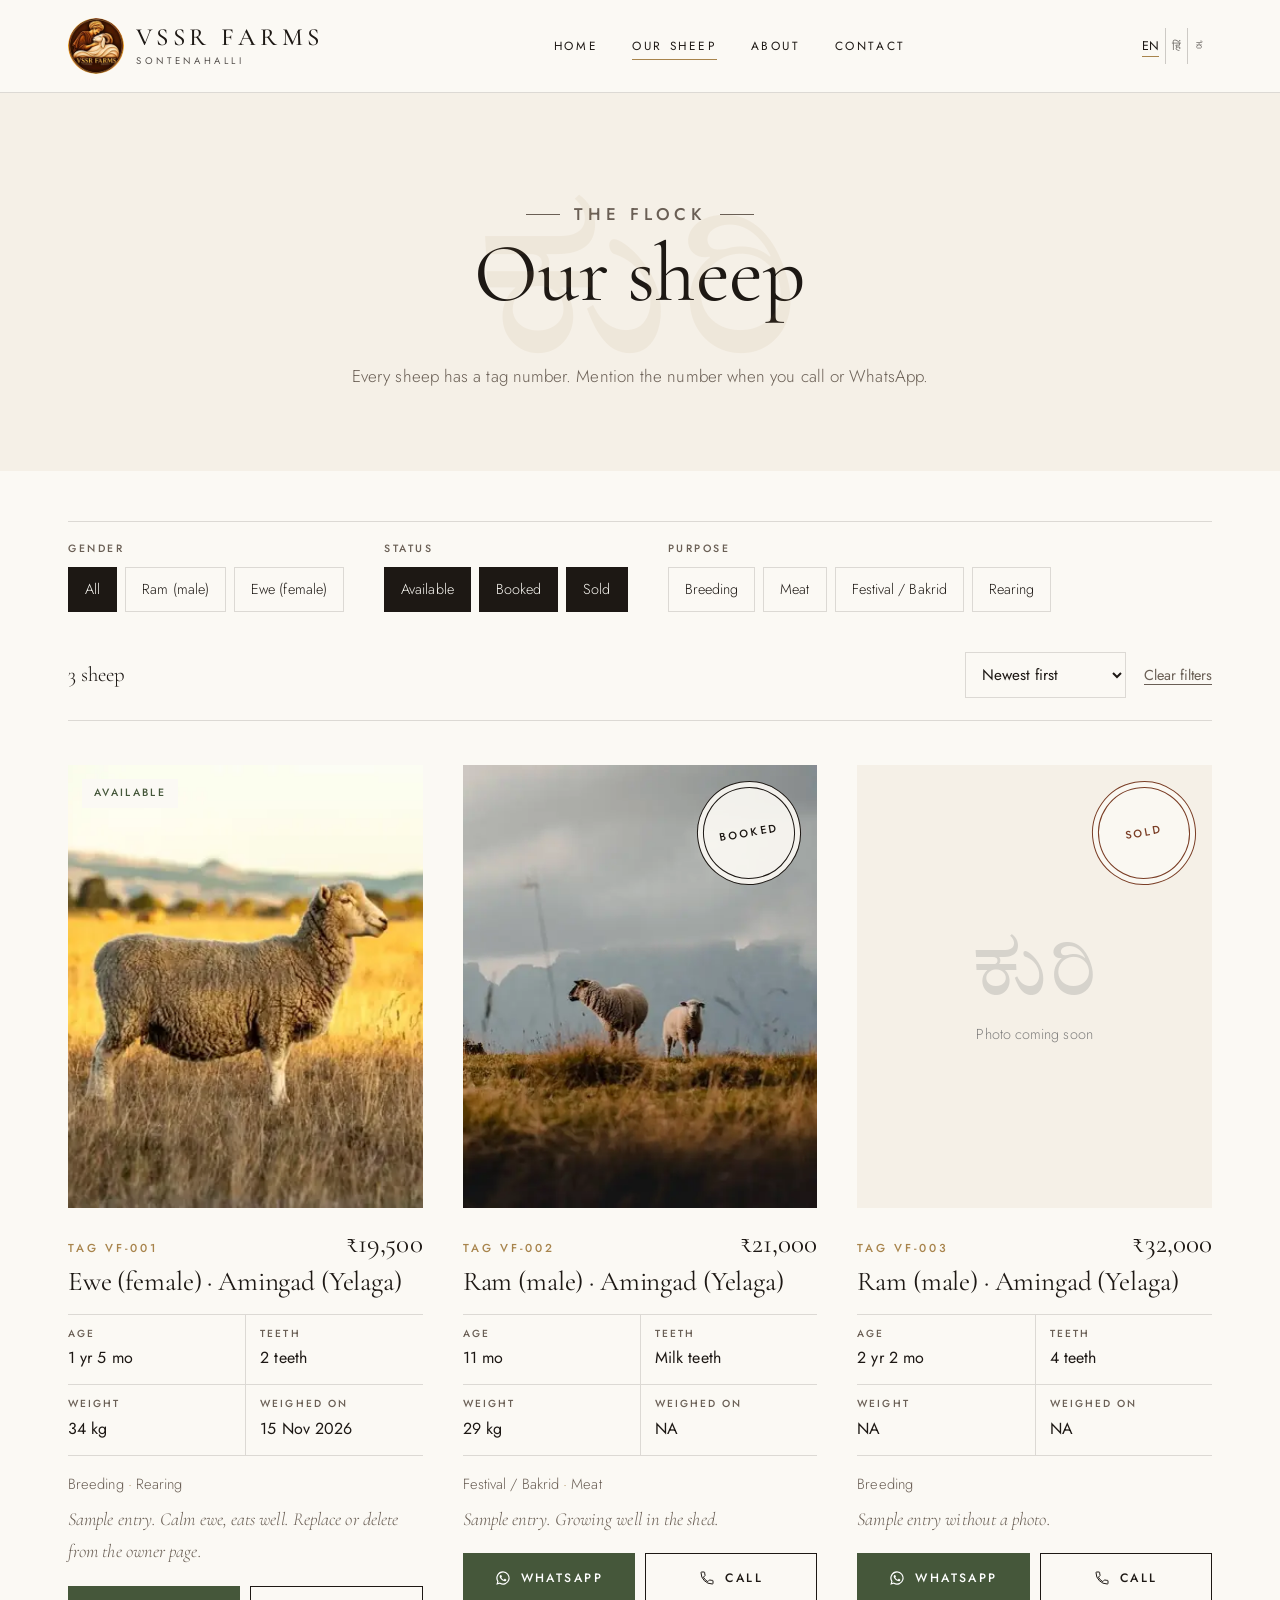
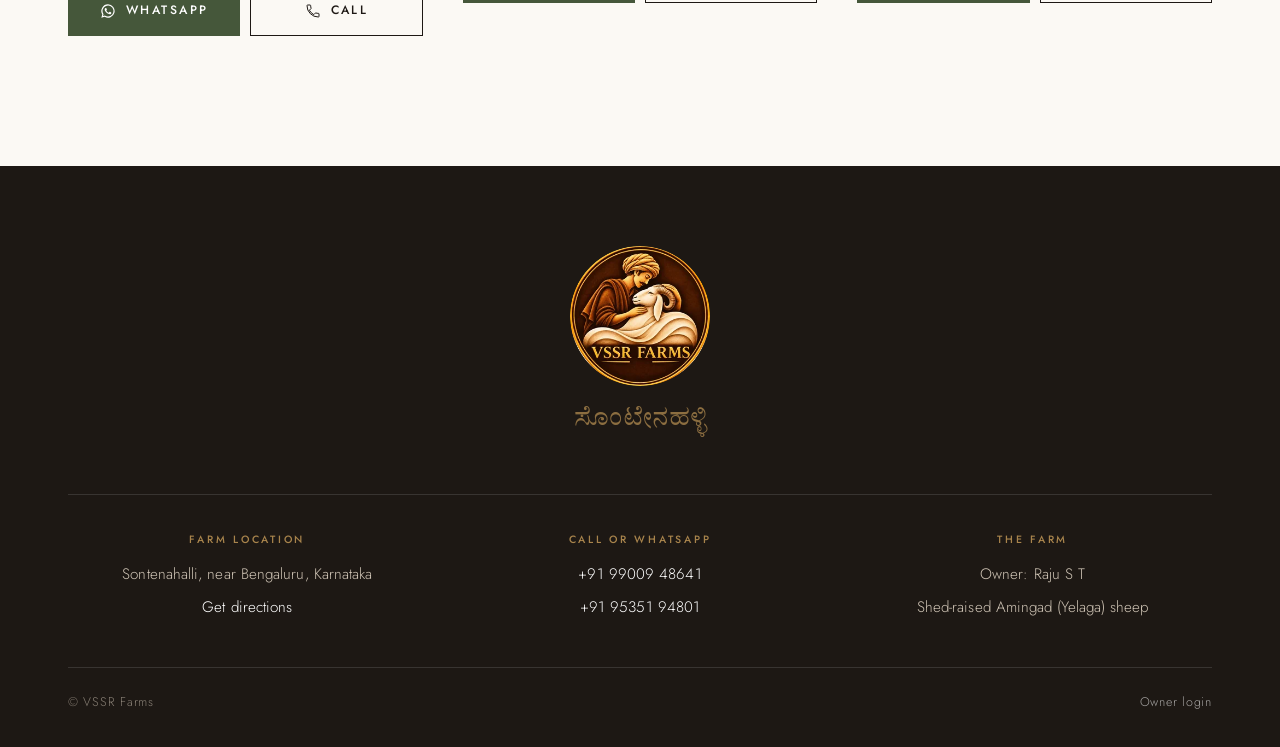
<file: explore.html>
<!doctype html>
<html lang="en">
<head>
<meta charset="utf-8">
<meta name="viewport" content="width=device-width, initial-scale=1">
<title>Sheep for sale — VSSR Farms</title>
<meta name="description" content="Amingad (Yelaga) sheep for sale at VSSR Farms, Sontenahalli: tag number, age, teeth, weight and price for every sheep.">
<meta name="theme-color" content="#1d1814">
<meta property="og:title" content="Sheep for sale — VSSR Farms">
<meta property="og:description" content="Amingad (Yelaga) sheep for sale at VSSR Farms, Sontenahalli: tag number, age, teeth, weight and price for every sheep.">
<meta property="og:image" content="assets/img/logo-512.webp">
<link rel="icon" href="assets/img/favicon-48.png" type="image/png" sizes="48x48">
<link rel="apple-touch-icon" href="assets/img/apple-touch-icon.png">
<link rel="preconnect" href="https://fonts.googleapis.com">
<link rel="preconnect" href="https://fonts.gstatic.com" crossorigin>
<link rel="stylesheet" href="https://fonts.googleapis.com/css2?family=Cormorant+Garamond:ital,wght@0,400;0,500;1,400&family=Jost:wght@300;400;500&family=Tiro+Devanagari+Hindi&family=Tiro+Kannada&display=swap">
<link rel="stylesheet" href="assets/css/site.css">
<link rel="preload" href="data/sheep.json" as="fetch" crossorigin>
<script>document.documentElement.className='js'</script>
<script src="assets/js/app.js" defer></script>
</head>
<body data-page="explore" data-title="meta.explore">
<a class="skip" href="#main" data-i18n="skip">Skip to content</a>
<header class="site-head">
  <div class="wrap head-inner">
    <a class="brand" href="./">
      <img class="brand-logo" src="assets/img/logo-128.webp" width="52" height="52" alt="">
      <span class="brand-text">
        <span class="brand-name">VSSR Farms</span>
        <span class="brand-sub" data-i18n="brand.sub">Sontenahalli</span>
      </span>
    </a>
    <nav class="nav" id="nav" aria-label="Main">
      <button type="button" class="nav-close" data-i18n="nav.close">Close</button>
        <a href="./" data-i18n="nav.home">Home</a>
        <a href="explore.html" data-i18n="nav.explore" aria-current="page">Our sheep</a>
        <a href="about.html" data-i18n="nav.about">About</a>
        <a href="contact.html" data-i18n="nav.contact">Contact</a>
      <span class="nav-script" aria-hidden="true">ಕುರಿ</span>
    </nav>
    <div class="head-tools">
      <div class="lang" role="group" aria-label="Language" data-i18n-attr="aria-label:lang.label">
        <button type="button" data-set-lang="en" lang="en" aria-pressed="true">EN</button>
        <button type="button" data-set-lang="hi" lang="hi" aria-pressed="false">हिं</button>
        <button type="button" data-set-lang="kn" lang="kn" aria-pressed="false">ಕ</button>
      </div>
      <button type="button" class="menu-btn" aria-controls="nav" aria-expanded="false"><span class="menu-label" data-i18n="nav.menu">Menu</span><span class="bars" aria-hidden="true"></span></button>
    </div>
  </div>
</header>
<main id="main">
<header class="page-head">
  <div class="wrap">
    <span class="script-deco" aria-hidden="true">ಕುರಿ</span>
    <p class="eyebrow" data-i18n="home.flockEyebrow">The flock</p>
    <h1 data-i18n="explore.title">Our sheep</h1>
    <p data-i18n="explore.lead">Every sheep has a tag number. Mention the number when you call or WhatsApp.</p>
  </div>
</header>
<section class="section" style="padding-top:50px">
  <div class="wrap">
    <form class="filters" id="filters" onsubmit="return false">
      <fieldset>
        <legend data-i18n="filter.gender">Gender</legend>
        <div class="chips">
          <label class="chip"><input type="radio" name="gender" value="all" checked><span data-i18n="filter.all">All</span></label>
          <label class="chip"><input type="radio" name="gender" value="ram"><span data-i18n="gender.ram">Ram (male)</span></label>
          <label class="chip"><input type="radio" name="gender" value="ewe"><span data-i18n="gender.ewe">Ewe (female)</span></label>
        </div>
      </fieldset>
      <fieldset>
        <legend data-i18n="filter.status">Status</legend>
        <div class="chips">
          <label class="chip"><input type="checkbox" name="status" value="available" checked><span data-i18n="status.available">Available</span></label>
          <label class="chip"><input type="checkbox" name="status" value="booked" checked><span data-i18n="status.booked">Booked</span></label>
          <label class="chip"><input type="checkbox" name="status" value="sold" checked><span data-i18n="status.sold">Sold</span></label>
        </div>
      </fieldset>
      <fieldset>
        <legend data-i18n="filter.purpose">Purpose</legend>
        <div class="chips">
          <label class="chip"><input type="checkbox" name="purpose" value="breeding"><span data-i18n="purpose.breeding">Breeding</span></label>
          <label class="chip"><input type="checkbox" name="purpose" value="meat"><span data-i18n="purpose.meat">Meat</span></label>
          <label class="chip"><input type="checkbox" name="purpose" value="festival"><span data-i18n="purpose.festival">Festival / Bakrid</span></label>
          <label class="chip"><input type="checkbox" name="purpose" value="rearing"><span data-i18n="purpose.rearing">Rearing</span></label>
        </div>
      </fieldset>
      <div class="filter-foot">
        <span class="count" id="count" aria-live="polite"></span>
        <span>
          <label class="visually-hidden" for="sort" data-i18n="filter.sort">Sort</label>
          <select class="select" id="sort" name="sort">
            <option value="new" data-i18n="sort.new">Newest first</option>
            <option value="priceLow" data-i18n="sort.priceLow">Price: low to high</option>
            <option value="priceHigh" data-i18n="sort.priceHigh">Price: high to low</option>
            <option value="weight" data-i18n="sort.weight">Heaviest first</option>
          </select>
          <button type="button" class="linkish" id="reset" data-i18n="filter.reset">Clear filters</button>
        </span>
      </div>
    </form>
    <div class="cards" id="cards"></div>
    <p id="none" hidden data-i18n="explore.none">No sheep match these filters.</p>
    <noscript><p>Please enable JavaScript to see the sheep, or call +91 99009 48641.</p></noscript>
  </div>
</section>
</main>
<footer class="site-foot">
  <div class="wrap">
    <div class="foot-brand">
      <img class="foot-logo" src="assets/img/logo-256.webp" width="140" height="140" alt="VSSR Farms" loading="lazy">
      <span class="foot-script" aria-hidden="true">ಸೊಂಟೇನಹಳ್ಳಿ</span>
    </div>
    <div class="foot-cols">
      <div>
        <h3 data-i18n="contact.addressTitle">Farm location</h3>
        <p data-i18n="footer.place">Sontenahalli, near Bengaluru, Karnataka</p>
        <p><a href="https://maps.app.goo.gl/YwFfgwn1WgX5cCX76" data-map-link target="_blank" rel="noopener" data-i18n="cta.directions">Get directions</a></p>
      </div>
      <div>
        <h3 data-i18n="footer.callTitle">Call or WhatsApp</h3>
        <p><a href="tel:+919900948641" data-phone-text="0">+91 99009 48641</a></p>
        <p><a href="tel:+919535194801" data-phone-text="1">+91 95351 94801</a></p>
      </div>
      <div>
        <h3 data-i18n="footer.farmTitle">The farm</h3>
        <p data-i18n="footer.owner">Owner: Raju S T</p>
        <p data-i18n="footer.note">Shed-raised Amingad (Yelaga) sheep</p>
      </div>
    </div>
    <div class="foot-base">
      <span>© VSSR Farms</span>
      <a href="owner.html" rel="nofollow" data-i18n="footer.ownerLogin">Owner login</a>
    </div>
  </div>
</footer>
<nav class="callbar" aria-label="Contact">
  <a href="tel:+919900948641" data-call="0"><svg viewBox="0 0 24 24" aria-hidden="true"><path fill="none" stroke="currentColor" stroke-width="1.5" d="M6.6 10.8a15.1 15.1 0 0 0 6.6 6.6l2.2-2.2a1 1 0 0 1 1-.25 11.4 11.4 0 0 0 3.6.57 1 1 0 0 1 1 1V20a1 1 0 0 1-1 1A17 17 0 0 1 3 4a1 1 0 0 1 1-1h3.5a1 1 0 0 1 1 1c0 1.25.2 2.45.57 3.57a1 1 0 0 1-.25 1z"/></svg><span data-i18n="cta.call">Call</span></a>
  <a href="https://wa.me/919900948641" data-wa="0"><svg viewBox="0 0 24 24" aria-hidden="true"><path fill="currentColor" d="M12 2a10 10 0 0 0-8.6 15.1L2 22l5-1.3A10 10 0 1 0 12 2zm0 18.2a8.2 8.2 0 0 1-4.2-1.2l-.3-.2-3 .8.8-2.9-.2-.3A8.2 8.2 0 1 1 12 20.2zm4.5-6.1c-.25-.12-1.47-.72-1.7-.8-.23-.09-.4-.13-.56.12-.17.25-.64.8-.79.97-.14.17-.29.19-.54.06a6.7 6.7 0 0 1-3.3-2.9c-.25-.43.25-.4.71-1.33.08-.17.04-.31-.02-.43l-.76-1.83c-.2-.48-.4-.41-.56-.42h-.48a.92.92 0 0 0-.66.31 2.8 2.8 0 0 0-.87 2.07 4.8 4.8 0 0 0 1 2.56 11 11 0 0 0 4.2 3.7c1.56.68 2.18.73 2.96.62.48-.07 1.47-.6 1.68-1.18.2-.58.2-1.08.15-1.18-.07-.1-.23-.16-.48-.28z"/></svg><span data-i18n="cta.whatsapp">WhatsApp</span></a>
</nav>
</body>
</html>
</file>
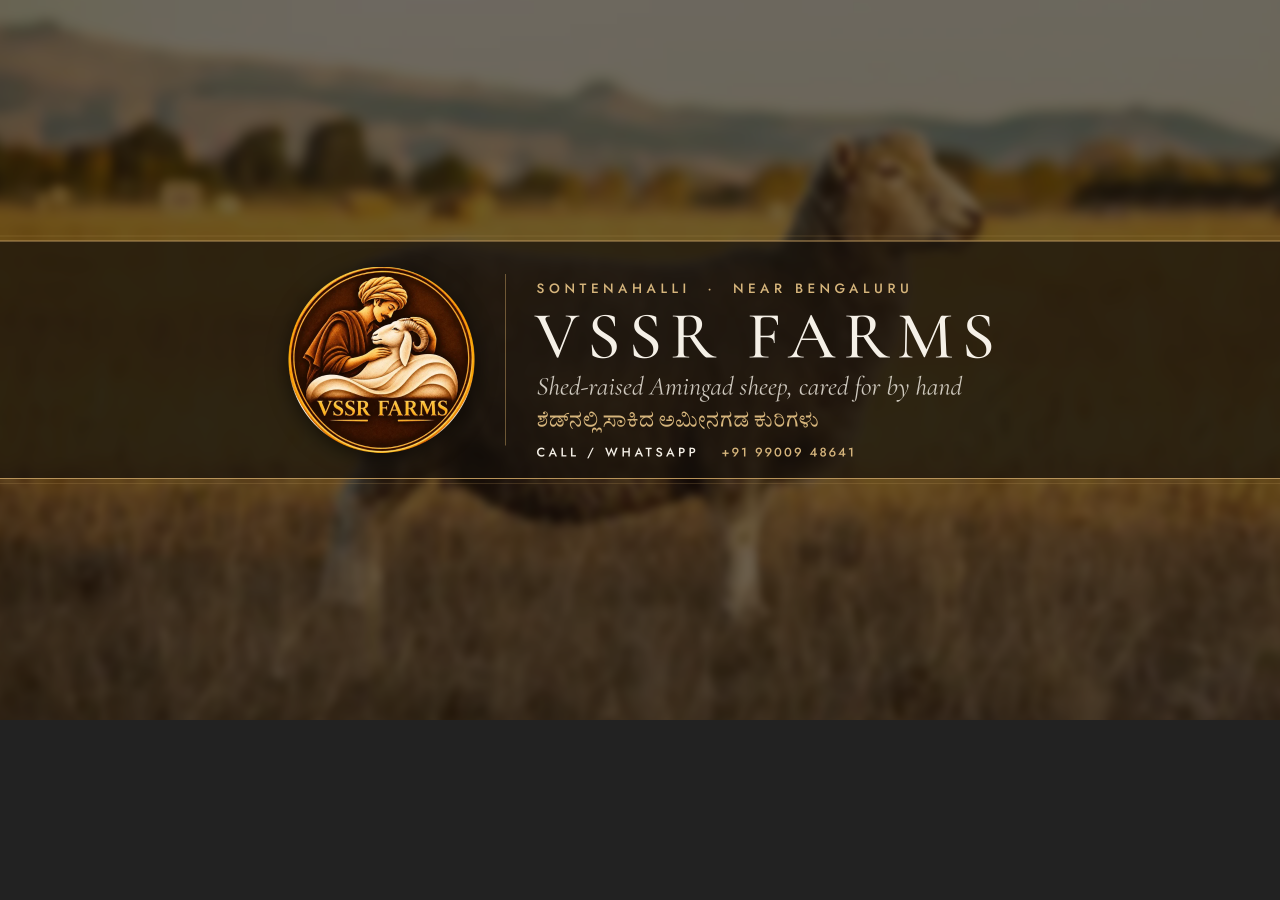
<file: brand/banner-maker.html>
<!doctype html>
<html lang="en">
<head>
<meta charset="utf-8">
<title>YouTube banner maker</title>
<meta name="robots" content="noindex">
<!-- Open with: node server.js, then http://localhost:8080/brand/banner-maker.html . Edit the text below, reload, then right-click the image > Save image as. -->
<link rel="stylesheet" href="https://fonts.googleapis.com/css2?family=Cormorant+Garamond:ital,wght@0,500;1,400&family=Jost:wght@400;500&family=Tiro+Kannada&display=block">
<style>body{margin:0;background:#222} canvas{width:100%;height:auto;display:block}</style>
</head>
<body>
<canvas id="c" width="2560" height="1440"></canvas>
<script>
// YouTube channel art: 2560x1440. Everything important stays inside the centre "safe area"
// (1546x423, x 507-2053, y 508-931) that phones, laptops and TVs all show.
const W = 2560, H = 1440, SAFE = { x: 507, y: 508, w: 1546, h: 423 };
const C = { ink: '#1d1814', ivory: '#f5f0e7', gold: '#b8935a', goldLight: '#d6b57c', soft: 'rgba(245,240,231,.82)' };

function img(src) { return new Promise((res, rej) => { const i = new Image(); i.onload = () => res(i); i.onerror = rej; i.src = src; }); }

async function draw() {
  await Promise.all([
    document.fonts.load('500 150px "Cormorant Garamond"'),
    document.fonts.load('italic 400 50px "Cormorant Garamond"'),
    document.fonts.load('500 26px Jost'),
    document.fonts.load('40px "Tiro Kannada"', 'ಶೆಡ್‌ನಲ್ಲಿ ಸಾಕಿದ ಅಮೀನಗಡ ಕುರಿಗಳು'),
  ]);
  const [photo, logo] = await Promise.all([img('../media/home/ewe-golden-field.webp'), img('../assets/img/logo-512.webp')]);
  const c = document.getElementById('c'), x = c.getContext('2d');

  // 1. Background: the sunny-field ewe, softly blurred and toned down (TV/desktop edges show it).
  const s = Math.max(W / photo.width, H / photo.height) * 1.14;
  const pw = photo.width * s, ph = photo.height * s;
  x.fillStyle = '#2a1d12'; x.fillRect(0, 0, W, H);
  x.filter = 'blur(9px) saturate(1.05)';
  x.drawImage(photo, (W - pw) / 2 + 60, (H - ph) / 2, pw, ph);
  x.filter = 'none';
  x.fillStyle = 'rgba(20,14,9,.62)'; x.fillRect(0, 0, W, H);

  // 2. Calm dark band behind the safe area so text always reads cleanly.
  x.fillStyle = 'rgba(22,16,11,.72)';
  x.fillRect(0, SAFE.y - 26, W, SAFE.h + 52);
  x.strokeStyle = C.gold; x.lineWidth = 2;
  [SAFE.y - 26, SAFE.y + SAFE.h + 26].forEach(yy => { x.beginPath(); x.moveTo(0, yy); x.lineTo(W, yy); x.stroke(); });
  x.globalAlpha = .45; x.lineWidth = 1;
  [SAFE.y - 36, SAFE.y + SAFE.h + 36].forEach(yy => { x.beginPath(); x.moveTo(0, yy); x.lineTo(W, yy); x.stroke(); });
  x.globalAlpha = 1;

  // 3. Logo (round) on the left of the safe area.
  const L = 372, lx = SAFE.x + 70, ly = SAFE.y + (SAFE.h - L) / 2;
  x.save(); x.shadowColor = 'rgba(0,0,0,.55)'; x.shadowBlur = 40; x.shadowOffsetY = 10;
  x.drawImage(logo, lx, ly, L, L); x.restore();

  // 4. Fine vertical rule.
  const rx = lx + L + 62;
  x.strokeStyle = C.gold; x.globalAlpha = .7; x.lineWidth = 1.5;
  x.beginPath(); x.moveTo(rx, SAFE.y + 40); x.lineTo(rx, SAFE.y + SAFE.h - 40); x.stroke(); x.globalAlpha = 1;

  // 5. Text block.
  const tx = rx + 62, maxW = SAFE.x + SAFE.w - 40 - tx;
  x.textBaseline = 'alphabetic';

  // eyebrow
  x.font = '500 27px Jost'; x.letterSpacing = '9px'; x.fillStyle = C.goldLight;
  x.fillText('SONTENAHALLI  ·  NEAR BENGALURU', tx, SAFE.y + 78);

  // brand name, sized to fit
  let size = 160; x.letterSpacing = '16px';
  do { x.font = `500 ${size}px "Cormorant Garamond"`; size -= 2; } while (x.measureText('VSSR FARMS').width > maxW && size > 60);
  x.fillStyle = C.ivory; x.fillText('VSSR FARMS', tx - 4, SAFE.y + 78 + size * .98);
  const nameBase = SAFE.y + 78 + size * .98;

  // tagline
  x.letterSpacing = '0px'; x.font = 'italic 400 52px "Cormorant Garamond"'; x.fillStyle = C.soft;
  x.fillText('Shed-raised Amingad sheep, cared for by hand', tx, nameBase + 74);

  // Kannada line
  x.font = '40px "Tiro Kannada"'; x.fillStyle = C.goldLight;
  x.fillText('ಶೆಡ್‌ನಲ್ಲಿ ಸಾಕಿದ ಅಮೀನಗಡ ಕುರಿಗಳು', tx, nameBase + 138);

  // contact
  x.font = '500 25px Jost'; x.letterSpacing = '7px'; x.fillStyle = C.ivory;
  const label = 'CALL / WHATSAPP   ';
  x.fillText(label, tx, nameBase + 198);
  const lw = x.measureText(label).width;
  x.fillStyle = C.goldLight; x.letterSpacing = '4px';
  x.fillText('+91 99009 48641', tx + lw, nameBase + 198);
  x.letterSpacing = '0px';

  window.bannerReady = { size, nameBase, bottom: nameBase + 198, safeBottom: SAFE.y + SAFE.h, textRight: tx + maxW };
}
window.bannerDone = draw().catch(e => { window.bannerError = String(e); });
</script>
</body>
</html>
</file>
<file: assets/css/site.css>
/* VSSR Farms — editorial, quiet-luxury style. Flat colours only. */
:root {
  --ivory: #f5f0e7;
  --paper: #fbf9f4;
  --ink: #1d1814;
  --ink-soft: #6a5f55;
  --soil: #7a3e26;       /* red-soil, refined */
  --gold: #a8844c;       /* turmeric, as brass */
  --olive: #45573a;      /* leaf green, muted */
  --line: rgba(29, 24, 20, .14);
  --line-light: rgba(255, 255, 255, .35);
  --gutter: 20px;
  --font-display: "Cormorant Garamond", "Tiro Kannada", "Tiro Devanagari Hindi", Georgia, serif;
  --font-body: "Jost", system-ui, -apple-system, "Segoe UI", Roboto, "Noto Sans Kannada", "Noto Sans Devanagari", sans-serif;

  /* aliases used by owner.css */
  --wool: var(--ivory); --wool-light: var(--paper); --turmeric: var(--gold); --stamp-red: #9b3b26; --font-sign: var(--font-display);
}
:lang(kn) { --font-display: "Tiro Kannada", "Cormorant Garamond", serif; }
:lang(hi) { --font-display: "Tiro Devanagari Hindi", "Cormorant Garamond", serif; }

*, *::before, *::after { box-sizing: border-box; }
[hidden] { display: none !important; }
html { -webkit-text-size-adjust: 100%; scroll-behavior: smooth; }
body {
  margin: 0; background: var(--paper); color: var(--ink);
  font: 300 1rem/1.75 var(--font-body); letter-spacing: .005em;
  padding-bottom: 60px; overflow-x: hidden;
}
:lang(kn) body, :lang(hi) body, body:lang(kn), body:lang(hi) { font-weight: 400; }
img, video { max-width: 100%; display: block; }
a { color: inherit; }
a:focus-visible, button:focus-visible, input:focus-visible, select:focus-visible, textarea:focus-visible { outline: 2px solid var(--gold); outline-offset: 3px; }
h1, h2, h3 { font-family: var(--font-display); font-weight: 400; line-height: 1.12; margin: 0 0 .5em; letter-spacing: -.005em; }
h1 { font-size: clamp(2.6rem, 10vw, 5.2rem); }
h2 { font-size: clamp(2rem, 6.5vw, 3.4rem); }
h3 { font-size: 1.5rem; }
:lang(kn) h1, :lang(kn) h2, :lang(hi) h1, :lang(hi) h2 { line-height: 1.4; }
:lang(kn) h1, :lang(hi) h1 { font-size: clamp(1.9rem, 7.5vw, 3.6rem); }
:lang(kn) h2, :lang(hi) h2 { font-size: clamp(1.5rem, 5vw, 2.5rem); }
:lang(kn) .intro-grid .statement, :lang(hi) .intro-grid .statement { font-size: clamp(1.4rem, 4.4vw, 2.3rem); line-height: 1.5; }
p { margin: 0 0 1.1em; }
.wrap { width: 100%; max-width: 1240px; margin: 0 auto; padding: 0 var(--gutter); }
@media (min-width: 900px) { :root { --gutter: 48px; } }
.skip { position: absolute; left: -999px; top: 0; background: var(--ink); color: var(--paper); padding: 8px 12px; z-index: 60; }
.skip:focus { left: 8px; }
.visually-hidden { position: absolute !important; width: 1px; height: 1px; overflow: hidden; clip: rect(0 0 0 0); white-space: nowrap; }

.eyebrow {
  font: 500 .72rem/1.4 var(--font-body); letter-spacing: .28em; text-transform: uppercase; color: var(--gold); margin: 0 0 18px;
  display: flex; align-items: center; gap: 14px;
}
.eyebrow::before { content: ""; width: 34px; height: 1px; background: currentColor; }
:lang(kn) .eyebrow, :lang(hi) .eyebrow { letter-spacing: .06em; font-size: .9rem; text-transform: none; }
.eyebrow.light { color: #e9dcc4; }
.center { text-align: center; }
.center .eyebrow { justify-content: center; }
.center .eyebrow::after { content: ""; width: 34px; height: 1px; background: currentColor; }

/* rain ornament: three fine slanted strokes */
.ornament { display: block; width: 46px; height: 26px; margin: 0 auto 22px; color: var(--gold); }

/* ---------- Buttons ---------- */
.btn {
  display: inline-flex; align-items: center; justify-content: center; gap: 10px;
  min-height: 50px; padding: 14px 28px; border: 1px solid var(--ink); border-radius: 0;
  font: 500 .76rem/1.2 var(--font-body); letter-spacing: .2em; text-transform: uppercase; text-decoration: none; cursor: pointer;
  background: transparent; color: var(--ink); transition: background .25s, color .25s, border-color .25s;
}
:lang(kn) .btn, :lang(hi) .btn { letter-spacing: .04em; font-size: .92rem; text-transform: none; }
.btn svg { width: 16px; height: 16px; flex-shrink: 0; }
.btn:hover { background: var(--ink); color: var(--paper); }
.btn-dark { background: var(--ink); color: var(--paper); }
.btn-dark:hover { background: var(--soil); border-color: var(--soil); }
.btn-wa { background: var(--olive); border-color: var(--olive); color: #fff; }
.btn-wa:hover { background: var(--ink); border-color: var(--ink); }
.btn-light { background: var(--paper); border-color: var(--paper); color: var(--ink); }
.btn-light:hover { background: transparent; color: #fff; border-color: #fff; }
.btn-ghost-light { border-color: rgba(255,255,255,.7); color: #fff; }
.btn-ghost-light:hover { background: #fff; color: var(--ink); border-color: #fff; }
.btn-row { display: flex; flex-wrap: wrap; gap: 12px; }
.link-arrow { display: inline-flex; align-items: center; gap: 12px; font: 500 .76rem/1 var(--font-body); letter-spacing: .2em; text-transform: uppercase; text-decoration: none; color: var(--ink); padding: 10px 0; border-bottom: 1px solid var(--gold); }
.link-arrow::after { content: ""; width: 22px; height: 1px; background: currentColor; transition: width .25s; }
.link-arrow:hover::after { width: 36px; }
:lang(kn) .link-arrow, :lang(hi) .link-arrow { letter-spacing: .04em; font-size: .92rem; text-transform: none; }

/* ---------- Header ---------- */
.site-head { position: relative; z-index: 30; background: var(--paper); border-bottom: 1px solid var(--line); color: var(--ink); }
.site-head.is-overlay { position: absolute; top: 0; left: 0; right: 0; background: transparent; border-bottom-color: var(--line-light); color: #fff; }
.head-inner { display: flex; align-items: center; justify-content: space-between; gap: 16px; min-height: 76px; }
.brand { text-decoration: none; display: flex; align-items: center; gap: 12px; line-height: 1; min-width: 0; }
.brand-logo { width: 46px; height: 46px; flex-shrink: 0; border-radius: 50%; }
.brand-text { display: flex; flex-direction: column; min-width: 0; }
@media (max-width: 520px) { .brand { gap: 9px; } .brand-logo { width: 40px; height: 40px; } .brand-name { font-size: 1.05rem !important; letter-spacing: .1em !important; } .brand-sub { font-size: .52rem; letter-spacing: .3em; } .head-tools { gap: 8px; } .lang button { padding: 8px 5px; } }
@media (min-width: 900px) { .brand-logo { width: 56px; height: 56px; } }
.brand-name { font-family: "Cormorant Garamond", serif; font-size: 1.55rem; font-weight: 500; letter-spacing: .18em; text-transform: uppercase; white-space: nowrap; }
.brand-sub { font: 400 .6rem/1 var(--font-body); letter-spacing: .38em; text-transform: uppercase; margin-top: 7px; opacity: .75; }
.nav { display: none; }
.nav a { text-decoration: none; font: 400 .74rem/1 var(--font-body); letter-spacing: .22em; text-transform: uppercase; padding: 8px 0; border-bottom: 1px solid transparent; }
.nav a[aria-current="page"] { border-bottom-color: var(--gold); }
:lang(kn) .nav a, :lang(hi) .nav a { letter-spacing: .03em; font-size: .95rem; text-transform: none; }
.head-tools { display: flex; align-items: center; gap: 14px; }
.lang { display: flex; align-items: center; }
.lang button { background: none; border: 0; color: inherit; font: 400 .78rem/1 var(--font-body); padding: 8px 6px; cursor: pointer; opacity: .6; min-height: 36px; }
.lang button + button { border-left: 1px solid currentColor; border-left-color: color-mix(in srgb, currentColor 35%, transparent); }
.lang button[aria-pressed="true"] { opacity: 1; text-decoration: underline; text-underline-offset: 6px; text-decoration-color: var(--gold); }
.menu-btn { background: none; border: 0; color: inherit; cursor: pointer; display: flex; align-items: center; gap: 10px; font: 500 .7rem/1 var(--font-body); letter-spacing: .24em; text-transform: uppercase; padding: 10px 0; min-height: 44px; }
.menu-btn .bars { width: 22px; height: 8px; border-top: 1px solid currentColor; border-bottom: 1px solid currentColor; }
.menu-btn .menu-label { display: none; }
@media (min-width: 420px) { .menu-btn .menu-label { display: inline; } }

/* mobile menu overlay */
.nav.is-open {
  display: flex; position: fixed; inset: 0; z-index: 50; background: var(--ink); color: var(--paper);
  flex-direction: column; justify-content: center; align-items: center; gap: 10px; padding: 80px 24px;
}
.nav.is-open a { font: 400 2.2rem/1.2 var(--font-display); letter-spacing: 0; text-transform: none; padding: 8px 0; }
.nav.is-open a[aria-current="page"] { color: var(--gold); border-bottom-color: transparent; }
.nav-close { display: none; }
.nav.is-open .nav-close {
  display: block; position: absolute; top: 22px; right: var(--gutter); background: none; border: 0; color: var(--paper);
  font: 500 .7rem/1 var(--font-body); letter-spacing: .24em; text-transform: uppercase; cursor: pointer; padding: 12px 0;
}
.nav-script { display: none; }
.nav.is-open .nav-script { display: block; position: absolute; bottom: 40px; font-family: "Tiro Kannada", serif; font-size: 3rem; color: var(--gold); opacity: .35; }

@media (min-width: 900px) {
  .head-inner { min-height: 92px; }
  .nav { display: flex; gap: 34px; }
  .menu-btn { display: none; }
  .nav-close, .nav-script { display: none !important; }
}

/* ---------- Mobile enquiry bar ---------- */
.callbar { position: fixed; left: 0; right: 0; bottom: 0; z-index: 20; display: grid; grid-template-columns: 1fr 1fr; background: var(--paper); border-top: 1px solid var(--line); }
.callbar a { display: flex; align-items: center; justify-content: center; gap: 10px; min-height: 60px; text-decoration: none; font: 500 .74rem/1 var(--font-body); letter-spacing: .2em; text-transform: uppercase; color: var(--ink); }
:lang(kn) .callbar a, :lang(hi) .callbar a { letter-spacing: .03em; font-size: .95rem; text-transform: none; }
.callbar a + a { background: var(--ink); color: var(--paper); }
.callbar svg { width: 16px; height: 16px; }
@media (min-width: 900px) { .callbar { display: none; } body { padding-bottom: 0; } }

/* ---------- Script decoration ---------- */
.script-deco { position: absolute; pointer-events: none; user-select: none; z-index: 0; font-family: "Tiro Kannada", serif; color: var(--gold); opacity: .12; line-height: 1; }
.script-deco.hi { font-family: "Tiro Devanagari Hindi", serif; }

/* ---------- Hero ---------- */
.hero { position: relative; min-height: 100svh; min-height: max(560px, 100svh); color: #fff; display: flex; align-items: flex-end; overflow: hidden; background: #3b2a1c; }
.hero-media, .hero-shade { position: absolute; inset: 0; }
.hero-media img, .hero-media video { width: 100%; height: 100%; object-fit: cover; object-position: 68% 55%; }
.hero-shade { background: rgba(22, 14, 8, .34); }
.hero-content { position: relative; z-index: 2; padding-top: 140px; padding-bottom: 76px; }
.hero h1 { color: #fff; max-width: 11em; margin-bottom: .35em; }
.hero-lead { max-width: 30em; font-size: 1.08rem; color: rgba(255,255,255,.9); margin-bottom: 30px; }
.media-toggle { position: absolute; right: var(--gutter); bottom: 24px; z-index: 3; background: none; border: 0; color: #fff; font: 500 .66rem/1 var(--font-body); letter-spacing: .24em; text-transform: uppercase; cursor: pointer; padding: 10px 0; opacity: .8; }
.scroll-cue { position: absolute; left: 50%; bottom: 0; width: 1px; height: 54px; background: rgba(255,255,255,.6); z-index: 2; }
@media (min-width: 900px) { .hero-content { padding-bottom: 110px; } .hero-lead { font-size: 1.18rem; } }

/* ---------- Sections ---------- */
.section { padding: 88px 0; position: relative; }
@media (min-width: 900px) { .section { padding: 130px 0; } }
.section-tight { padding-top: 0; }
.section-head { display: flex; flex-wrap: wrap; align-items: flex-end; justify-content: space-between; gap: 18px 32px; margin-bottom: 44px; }
.section-head h2 { margin: 0; max-width: 14em; }
.bg-ivory { background: var(--ivory); }

/* intro */
.intro-grid { position: relative; display: grid; gap: 28px; }
.intro-grid .statement { font-size: clamp(1.9rem, 5.6vw, 3.1rem); line-height: 1.22; margin: 0; }
.intro-grid .body { color: var(--ink-soft); font-size: 1.06rem; max-width: 34em; }
.intro-grid .script-deco { right: -10px; top: -60px; font-size: 11rem; opacity: .08; }
@media (min-width: 900px) {
  .intro-grid { grid-template-columns: 1.3fr 1fr; gap: 90px; align-items: end; }
  .intro-grid .eyebrow { grid-column: 1 / -1; margin-bottom: -40px; }
  .intro-grid .script-deco { font-size: 18rem; top: -120px; }
}

/* flock strip */
.strip { display: grid; grid-auto-flow: column; grid-auto-columns: 74%; gap: 18px; overflow-x: auto; scroll-snap-type: x mandatory; padding-bottom: 14px; margin-right: calc(-1 * var(--gutter)); padding-right: var(--gutter); scrollbar-width: thin; scrollbar-color: var(--gold) transparent; }
@media (min-width: 640px) { .strip { grid-auto-columns: 40%; } }
@media (min-width: 1000px) { .strip { grid-auto-columns: calc(25% - 14px); gap: 18px; margin-right: 0; padding-right: 0; } }
.strip > * { scroll-snap-align: start; }
.flock-card { text-decoration: none; color: var(--ink); display: block; }
.fc-img { aspect-ratio: 4 / 5; overflow: hidden; background: var(--ivory); margin-bottom: 16px; }
.fc-img img { width: 100%; height: 100%; object-fit: cover; transition: transform 1.2s ease; }
.flock-card:hover .fc-img img { transform: scale(1.04); }
.fc-id { font: 500 .7rem/1 var(--font-body); letter-spacing: .26em; text-transform: uppercase; color: var(--gold); margin: 0 0 8px; }
.fc-title { font: 400 1.45rem/1.2 var(--font-display); margin: 0 0 6px; }
.fc-meta { color: var(--ink-soft); font-size: .95rem; margin: 0; }
.strip-empty { color: var(--ink-soft); grid-column: 1 / -1; }

/* feature (dark) */
.feature { background: var(--ink); color: #eae2d6; }
.feature h2 { color: #fff; }
.feature-grid { display: grid; gap: 48px; }
.feature-media { position: relative; aspect-ratio: 4 / 5; overflow: hidden; background: #2b231d; }
.feature-media video, .feature-media img { width: 100%; height: 100%; object-fit: cover; }
.feature-media .media-toggle { bottom: 14px; right: 14px; }
.feature-text p { color: #cfc4b5; }
.why { list-style: none; margin: 36px 0 0; padding: 0; display: grid; gap: 0; border-top: 1px solid rgba(255,255,255,.14); }
.why li { display: grid; grid-template-columns: 54px 1fr; gap: 14px; padding: 22px 0; border-bottom: 1px solid rgba(255,255,255,.14); color: #e6ddd0; }
.why .num { font-family: "Tiro Kannada", serif; font-size: 1.7rem; line-height: 1.1; color: var(--gold); }
@media (min-width: 900px) {
  .feature-grid { grid-template-columns: .9fr 1.1fr; gap: 110px; align-items: center; }
  .feature-media { aspect-ratio: 3 / 4; max-height: 82vh; }
}

/* gallery */
.gallery { display: grid; grid-template-columns: 1fr 1fr; grid-auto-rows: 170px; gap: 10px; }
.gallery button { display: block; width: 100%; height: 100%; border: 0; padding: 0; margin: 0; background: var(--ivory); cursor: zoom-in; position: relative; overflow: hidden; }
.gallery button:first-child { grid-column: span 2; grid-row: span 2; }
.gallery img { width: 100%; height: 100%; object-fit: cover; transition: transform 1.2s ease; }
.gallery button:hover img { transform: scale(1.04); }
.gallery .is-video::after { content: "▷"; position: absolute; left: 14px; bottom: 10px; color: #fff; font-size: 1.4rem; }
@media (min-width: 900px) {
  .gallery { grid-template-columns: repeat(4, 1fr); grid-auto-rows: 250px; gap: 14px; }
  .gallery button:nth-child(4) { grid-column: span 2; }
}
.yt { position: relative; display: block; border: 0; padding: 0; margin: 0; cursor: pointer; background: var(--ink); }
.yt { overflow: hidden; }
.yt img { width: 100%; height: 100%; object-fit: cover; opacity: .9; transform: scale(1.34); /* hides the black bars baked into YouTube thumbnails */ }
.yt-play { position: absolute; left: 50%; top: 50%; width: 64px; height: 64px; margin: -32px 0 0 -32px; border-radius: 50%; border: 1px solid rgba(255,255,255,.85); background: rgba(29,24,20,.45); }
.yt-play::after { content: ""; position: absolute; left: 26px; top: 21px; border-left: 16px solid #fff; border-top: 11px solid transparent; border-bottom: 11px solid transparent; }
.yt:hover .yt-play { background: var(--soil); border-color: var(--soil); }
.sc-slides iframe { border: 0; }
.yt-frame { width: min(94vw, 960px); aspect-ratio: 16 / 9; }
.yt-frame iframe { width: 100%; height: 100%; border: 0; }
dialog.viewer { border: 0; padding: 0; background: transparent; max-width: 96vw; max-height: 94vh; }
dialog.viewer::backdrop { background: rgba(18, 13, 9, .94); }
dialog.viewer img, dialog.viewer video { max-width: 94vw; max-height: 84vh; width: auto; height: auto; }
dialog.viewer .close { display: block; margin: 0 0 10px auto; color: #fff; border-color: rgba(255,255,255,.6); }

/* visit band */
.visit { position: relative; color: #fff; text-align: center; overflow: hidden; background: #3b2a1c; }
.visit-media { position: absolute; inset: 0; }
.visit-media img { width: 100%; height: 100%; object-fit: cover; }
.visit::before { content: ""; position: absolute; inset: 0; background: rgba(22, 14, 8, .5); z-index: 1; }
.visit .wrap { position: relative; z-index: 2; }
.visit h2 { color: #fff; }
.visit p { max-width: 32em; margin-left: auto; margin-right: auto; color: rgba(255,255,255,.88); }
.visit .btn-row { justify-content: center; margin-top: 30px; }

/* ---------- Sheep cards ---------- */
.cards { display: grid; gap: 64px 32px; grid-template-columns: 1fr; }
@media (min-width: 640px) { .cards { grid-template-columns: 1fr 1fr; } }
@media (min-width: 1050px) { .cards { grid-template-columns: 1fr 1fr 1fr; gap: 80px 40px; } }
.sheep-card { scroll-margin-top: 30px; }
.sc-media { position: relative; background: var(--ivory); overflow: hidden; margin-bottom: 22px; }
.sc-slides { display: flex; overflow-x: auto; scroll-snap-type: x mandatory; scrollbar-width: none; aspect-ratio: 4 / 5; }
.sc-slides::-webkit-scrollbar { display: none; }
.sc-slides > * { flex: 0 0 100%; scroll-snap-align: start; width: 100%; height: 100%; object-fit: cover; background: var(--ink); }
.sc-count { position: absolute; right: 14px; bottom: 12px; color: #fff; font: 500 .68rem/1 var(--font-body); letter-spacing: .2em; pointer-events: none; text-shadow: 0 1px 2px rgba(0,0,0,.5); }
.sc-badge { position: absolute; left: 14px; top: 14px; background: var(--paper); color: var(--olive); font: 500 .66rem/1 var(--font-body); letter-spacing: .22em; text-transform: uppercase; padding: 9px 12px; }
:lang(kn) .sc-badge, :lang(hi) .sc-badge { letter-spacing: .03em; font-size: .82rem; text-transform: none; }
.no-photo { aspect-ratio: 4 / 5; display: grid; place-items: center; text-align: center; color: var(--ink-soft); font-size: .9rem; }
.no-photo .big { display: block; font-family: "Tiro Kannada", serif; font-size: 5rem; line-height: 1.2; color: var(--gold); opacity: .35; }
.seal {
  position: absolute; right: 16px; top: 16px; z-index: 2; width: 104px; height: 104px; border-radius: 50%;
  display: grid; place-items: center; text-align: center; padding: 10px;
  background: rgba(251, 249, 244, .92); color: var(--soil); border: 1px solid currentColor; outline: 1px solid currentColor; outline-offset: -7px;
  font: 500 .68rem/1.25 var(--font-body); letter-spacing: .22em; text-transform: uppercase; transform: rotate(-10deg); pointer-events: none;
}
:lang(kn) .seal, :lang(hi) .seal { letter-spacing: .02em; font-size: .85rem; text-transform: none; }
.seal-booked { color: var(--ink); }
.is-sold .sc-slides, .is-sold .no-photo { filter: grayscale(1) contrast(.92); opacity: .8; }
.sc-head { display: flex; justify-content: space-between; align-items: baseline; gap: 12px; }
.sc-id { font: 500 .72rem/1 var(--font-body); letter-spacing: .26em; text-transform: uppercase; color: var(--gold); margin: 0; }
.sc-price { font: 400 1.7rem/1 var(--font-display); margin: 0; }
.sc-title { font-size: 1.7rem; margin: 10px 0 16px; }
.sc-facts { display: grid; grid-template-columns: 1fr 1fr; margin: 0 0 16px; border-top: 1px solid var(--line); }
.sc-facts div { padding: 12px 0; border-bottom: 1px solid var(--line); }
.sc-facts div:nth-child(odd) { padding-right: 12px; }
.sc-facts div:nth-child(even) { padding-left: 14px; border-left: 1px solid var(--line); }
.sc-facts dt { font: 500 .64rem/1.3 var(--font-body); letter-spacing: .2em; text-transform: uppercase; color: var(--ink-soft); }
:lang(kn) .sc-facts dt, :lang(hi) .sc-facts dt { letter-spacing: .02em; font-size: .8rem; text-transform: none; }
.sc-facts dd { margin: 4px 0 0; font-size: 1rem; font-weight: 400; }
.sc-purpose { color: var(--ink-soft); font-size: .92rem; margin: 0 0 6px; }
.sc-purpose .p + .p::before { content: " · "; color: var(--gold); }
.sc-note { font-family: var(--font-display); font-style: italic; font-size: 1.15rem; color: var(--ink-soft); margin: 0 0 18px; }
:lang(kn) .sc-note, :lang(hi) .sc-note { font-style: normal; font-size: 1rem; }
.sc-actions { display: grid; grid-template-columns: 1fr 1fr; gap: 10px; }
.sc-actions .btn { padding: 12px 10px; }
.sheep-card.is-target .sc-media { outline: 1px solid var(--gold); outline-offset: 8px; }

/* ---------- Filters ---------- */
.filters { display: grid; gap: 18px; margin: 0 0 44px; padding: 22px 0; border-top: 1px solid var(--line); border-bottom: 1px solid var(--line); }
.filters fieldset { border: 0; padding: 0; margin: 0; min-width: 0; }
.filters legend { font: 500 .66rem/1 var(--font-body); letter-spacing: .24em; text-transform: uppercase; color: var(--ink-soft); margin-bottom: 12px; padding: 0; }
:lang(kn) .filters legend, :lang(hi) .filters legend { letter-spacing: .02em; font-size: .85rem; text-transform: none; }
.chips { display: flex; gap: 8px; overflow-x: auto; scrollbar-width: none; margin-right: calc(-1 * var(--gutter)); padding-right: var(--gutter); }
.chips::-webkit-scrollbar { display: none; }
@media (min-width: 900px) { .chips { flex-wrap: wrap; overflow: visible; margin-right: 0; padding-right: 0; } }
.chip { position: relative; flex-shrink: 0; }
.chip input { position: absolute; opacity: 0; inset: 0; margin: 0; cursor: pointer; }
.chip span { display: block; padding: 9px 16px; border: 1px solid var(--line); font-size: .9rem; white-space: nowrap; transition: border-color .2s, background .2s; }
.chip input:hover + span { border-color: var(--ink); }
.chip input:checked + span { background: var(--ink); color: var(--paper); border-color: var(--ink); }
.chip input:focus-visible + span { outline: 2px solid var(--gold); outline-offset: 2px; }
.filter-foot { display: flex; flex-wrap: wrap; align-items: center; justify-content: space-between; gap: 12px; }
.filter-foot > span { display: flex; align-items: center; gap: 18px; }
.select { font: 400 .95rem var(--font-body); padding: 10px 12px; border: 1px solid var(--line); background: var(--paper); color: var(--ink); min-height: 44px; border-radius: 0; }
.linkish { background: none; border: 0; color: var(--ink-soft); text-decoration: underline; text-underline-offset: 4px; font: 400 .9rem var(--font-body); cursor: pointer; padding: 6px 0; }
.count { font-family: var(--font-display); font-size: 1.3rem; }
@media (min-width: 900px) { .filters { grid-template-columns: auto auto 1fr; gap: 40px; } .filter-foot { grid-column: 1 / -1; } }

/* ---------- Page head ---------- */
.page-head { position: relative; overflow: hidden; padding: 70px 0 50px; text-align: center; background: var(--ivory); }
@media (min-width: 900px) { .page-head { padding: 110px 0 80px; } }
.page-head .wrap { position: relative; }
.page-head .eyebrow { justify-content: center; }
.page-head .eyebrow::after { content: ""; width: 34px; height: 1px; background: currentColor; }
.page-head h1 { max-width: 13em; margin-left: auto; margin-right: auto; }
.page-head p { color: var(--ink-soft); max-width: 36em; margin: 0 auto; font-size: 1.06rem; }
.page-head .script-deco { left: 50%; top: 50%; transform: translate(-50%, -50%); font-size: 13rem; opacity: .08; }

/* ---------- About ---------- */
.prose { max-width: 36em; font-size: 1.06rem; color: var(--ink-soft); }
.prose h2 { color: var(--ink); font-size: clamp(1.8rem, 5vw, 2.5rem); margin-top: 1.6em; }
.prose h2:first-of-type { margin-top: 0; }
.split { display: grid; gap: 56px; }
@media (min-width: 900px) { .split { grid-template-columns: 1fr 1fr; gap: 110px; align-items: start; } .split aside { position: sticky; top: 40px; } }
.photo-pair { display: grid; grid-template-columns: 1.2fr 1fr; gap: 12px; align-items: end; }
.photo-pair img { width: 100%; height: 100%; object-fit: cover; }
.photo-pair img:first-child { aspect-ratio: 3 / 4; }
.photo-pair img:last-child { aspect-ratio: 1; }
.quote { font-family: var(--font-display); font-size: clamp(1.6rem, 4.5vw, 2.2rem); line-height: 1.3; font-style: italic; color: var(--ink); margin: 0 0 1.4em; }
:lang(kn) .quote, :lang(hi) .quote { font-style: normal; }
.signature { margin-top: 26px; padding-top: 22px; border-top: 1px solid var(--line); }
.signature strong { display: block; font: 400 1.7rem/1.2 var(--font-display); color: var(--ink); }
.signature span { font: 500 .68rem/1.4 var(--font-body); letter-spacing: .24em; text-transform: uppercase; color: var(--gold); }
:lang(kn) .signature span, :lang(hi) .signature span { letter-spacing: .02em; font-size: .85rem; text-transform: none; }

/* ---------- Contact ---------- */
.phone-cards { display: grid; gap: 0; border-top: 1px solid var(--line); }
@media (min-width: 760px) { .phone-cards { grid-template-columns: 1fr 1fr; } .phone-card + .phone-card { border-left: 1px solid var(--line); padding-left: 44px; } }
.phone-card { padding: 36px 0; border-bottom: 1px solid var(--line); }
.phone-card .label { font: 500 .68rem/1 var(--font-body); letter-spacing: .24em; text-transform: uppercase; color: var(--gold); }
:lang(kn) .phone-card .label, :lang(hi) .phone-card .label { letter-spacing: .02em; font-size: .88rem; text-transform: none; }
.phone-card .num { display: block; font: 400 clamp(2rem, 7vw, 2.8rem)/1.2 var(--font-display); color: var(--ink); text-decoration: none; margin: 12px 0 22px; }
.phone-card .btn-row .btn { flex: 1 1 130px; }
.map-box { position: relative; aspect-ratio: 4 / 3; background: var(--ivory); margin: 28px 0; filter: grayscale(.35); }
@media (min-width: 900px) { .map-box { aspect-ratio: 21 / 9; } }
.map-box iframe { position: absolute; inset: 0; width: 100%; height: 100%; border: 0; }
.map-box .map-load { position: absolute; inset: 0; margin: auto; width: max-content; height: max-content; }

/* ---------- Footer ---------- */
.site-foot { background: var(--ink); color: #cfc4b5; padding: 80px 0 34px; font-size: .95rem; }
.site-foot a { color: #fff; text-decoration: none; }
.site-foot a:hover { color: var(--gold); }
.foot-brand { text-align: center; margin-bottom: 54px; }
.foot-logo { width: 140px; height: 140px; margin: 0 auto; border-radius: 50%; }
.foot-brand .foot-script { display: block; font-family: "Tiro Kannada", serif; color: var(--gold); font-size: 1.5rem; margin-top: 12px; opacity: .8; }
.foot-cols { display: grid; gap: 34px; text-align: center; padding: 40px 0; border-top: 1px solid rgba(255,255,255,.12); border-bottom: 1px solid rgba(255,255,255,.12); }
@media (min-width: 760px) { .foot-cols { grid-template-columns: repeat(3, 1fr); } }
.foot-cols h3 { font: 500 .66rem/1 var(--font-body); letter-spacing: .26em; text-transform: uppercase; color: var(--gold); margin-bottom: 16px; }
:lang(kn) .foot-cols h3, :lang(hi) .foot-cols h3 { letter-spacing: .02em; font-size: .85rem; text-transform: none; }
.foot-cols p { margin: 0 0 .4em; }
.foot-base { display: flex; flex-wrap: wrap; justify-content: space-between; gap: 10px; padding-top: 24px; font-size: .78rem; letter-spacing: .06em; opacity: .6; }

/* reveal on scroll (progressive) */
.js .reveal { opacity: 0; transform: translateY(18px); transition: opacity 1s ease, transform 1s ease; }
.js .reveal.is-in { opacity: 1; transform: none; }

@media (prefers-reduced-motion: reduce) {
  html { scroll-behavior: auto; }
  .js .reveal { opacity: 1; transform: none; transition: none; }
  .fc-img img, .gallery img { transition: none; }
}

/* ---------- Phone alignment fixes ---------- */
/* Never let decoration widen the page (caused sideways drift on phones). */
html, body { overflow-x: hidden; }
@supports (overflow-x: clip) { html, body { overflow-x: clip; } }
.section, .page-head, .hero, .feature, .visit, .site-foot { overflow-x: clip; }
/* Even line breaks: no single word left alone on a line. */
h1, h2, h3, .page-head p, .hero-lead, .statement, .quote { text-wrap: balance; }
p { text-wrap: pretty; }

@media (max-width: 899px) {
  .script-deco { max-width: 100%; overflow: hidden; }
  .intro-grid .script-deco { right: 0; }
}

@media (max-width: 640px) {
  /* Button pairs: two equal halves. Hero buttons: full width, stacked. */
  .btn-row { display: grid; grid-template-columns: 1fr 1fr; gap: 10px; }
  .btn-row .btn { width: 100%; min-width: 0; padding: 14px 10px; letter-spacing: .14em; }
  :lang(kn) .btn-row .btn, :lang(hi) .btn-row .btn { letter-spacing: .02em; }
  .hero .btn-row { grid-template-columns: 1fr; }
  .phone-card .btn-row .btn { flex: none; }
  .sc-actions .btn { padding: 12px 8px; letter-spacing: .14em; }

  /* Hero small heading on one line, dash kept short. */
  .eyebrow { gap: 10px; letter-spacing: .2em; font-size: .66rem; }
  .eyebrow::before, .center .eyebrow::after, .page-head .eyebrow::after { width: 22px; flex-shrink: 0; }
  .hero-content { padding-bottom: 64px; }
  .hero h1 { font-size: clamp(2.3rem, 11vw, 3rem); }

  /* Numbered list: narrow number column. */
  .why li { grid-template-columns: 34px 1fr; gap: 10px; }

  /* Gallery: last photo fills the row instead of leaving a gap. */
  .gallery button:last-child:nth-child(even) { grid-column: span 2; }

  /* Page headers and sections a touch tighter. */
  .page-head { padding: 56px 0 40px; }
  .section { padding: 72px 0; }
  .section-tight { padding-top: 0; }
  .section-head { margin-bottom: 28px; }
  .phone-card .num { font-size: 2.1rem; }
  .foot-cols { gap: 28px; }
}

/* Kannada & Hindi: wide letter-spacing breaks joined letters — keep it tight everywhere. */
:lang(kn) .brand-sub, :lang(hi) .brand-sub,
:lang(kn) .fc-id, :lang(hi) .fc-id,
:lang(kn) .sc-id, :lang(hi) .sc-id,
:lang(kn) .menu-btn, :lang(hi) .menu-btn,
:lang(kn) .nav-close, :lang(hi) .nav-close,
:lang(kn) .media-toggle, :lang(hi) .media-toggle,
:lang(kn) .eyebrow, :lang(hi) .eyebrow { letter-spacing: .02em; text-transform: none; }
:lang(kn) .brand-sub, :lang(hi) .brand-sub { font-size: .72rem; margin-top: 5px; }
:lang(kn) .fc-id, :lang(hi) .fc-id, :lang(kn) .sc-id, :lang(hi) .sc-id { font-size: .85rem; }
@media (max-width: 640px) { :lang(kn) .eyebrow, :lang(hi) .eyebrow { font-size: .85rem; } }
:lang(kn) .sc-actions .btn, :lang(hi) .sc-actions .btn, :lang(kn) .callbar a, :lang(hi) .callbar a { letter-spacing: .02em; }
</file>
